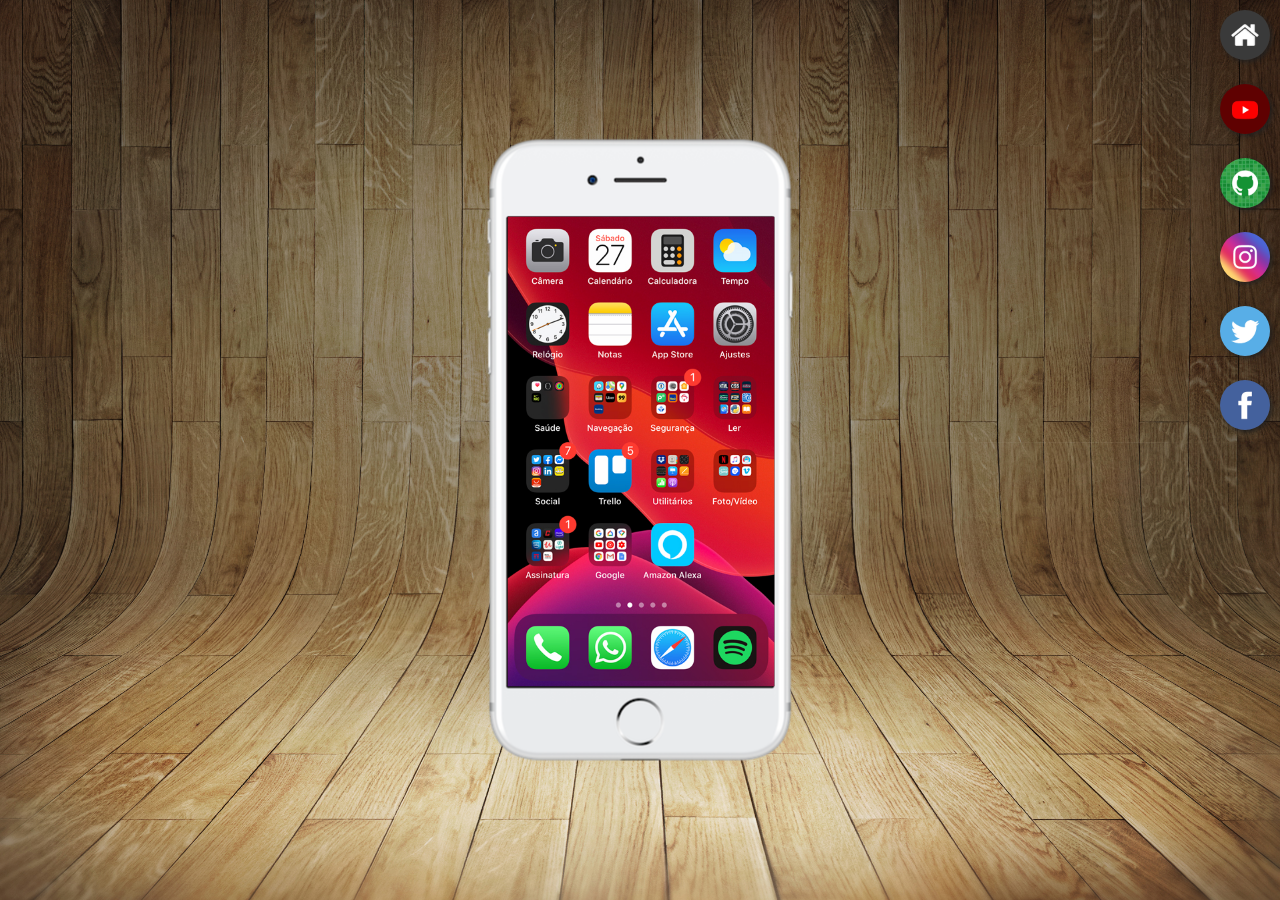
<file: index.html>
<!DOCTYPE html>
<html lang="pt-br">
<head>
    <meta charset="UTF-8">
    <meta name="viewport" content="width=device-width, initial-scale=1.0">
    <link rel="shortcut icon" href="favicon.ico" type="image/x-icon">
    <link rel="stylesheet" href="estilos/style.css">
    <title>Projeto Redes Sociais</title>
</head>
<body>
    <main>
        <section id="telefone">
            <iframe src="home.html" name="tela" id="tela" frameborder="0"><p>Seu Navegador não é compatível com iframes. Tente trocar o seu dispositivo ou baixar outro navegador <a href="https://www.opera.com/pt-br" target="_blank" rel="external" >aqui</a></p></iframe>
        </section>
        <section id="bt-redes">
                <a href="home.html" target="tela"><img src="imagens/logo-home.jpg" alt=""></a> </br>
                <a href="youtube.html" target="tela"><img src="imagens/logo-youtube.jpg" alt=""></a> </br>
                <a href="github.html" target="tela"><img src="imagens/logo-github.jpg" alt=""></a> </br>
                <a href="instagram.html" target="tela"><img src="imagens/logo-instagram.jpg" alt=""></a> </br>
                <a href="twitter.html" target="tela"><img src="imagens/logo-twitter.jpg" alt=""></a> </br>
                <a href="facebook.html" target="tela"><img src="imagens/logo-facebook.jpg" alt=""></a>
        </section>

    </main>
</body>
</html>
</file>
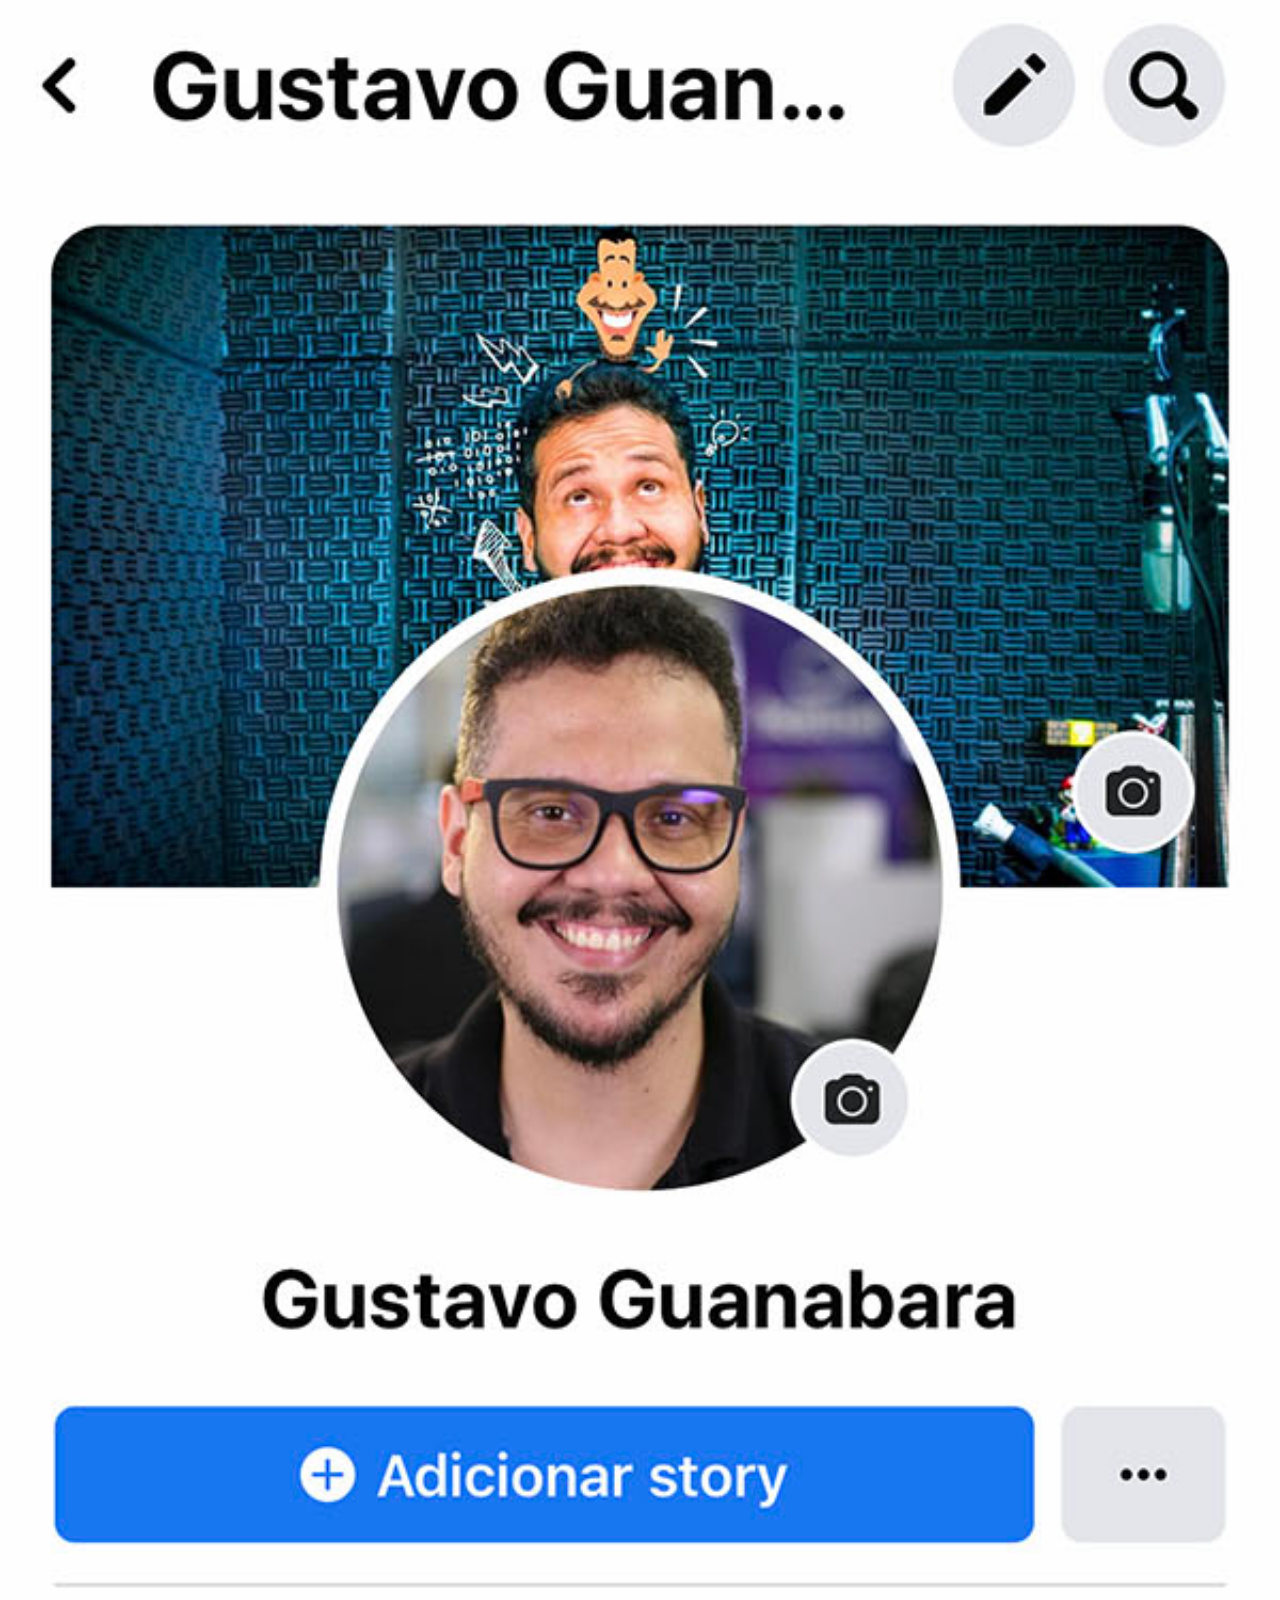
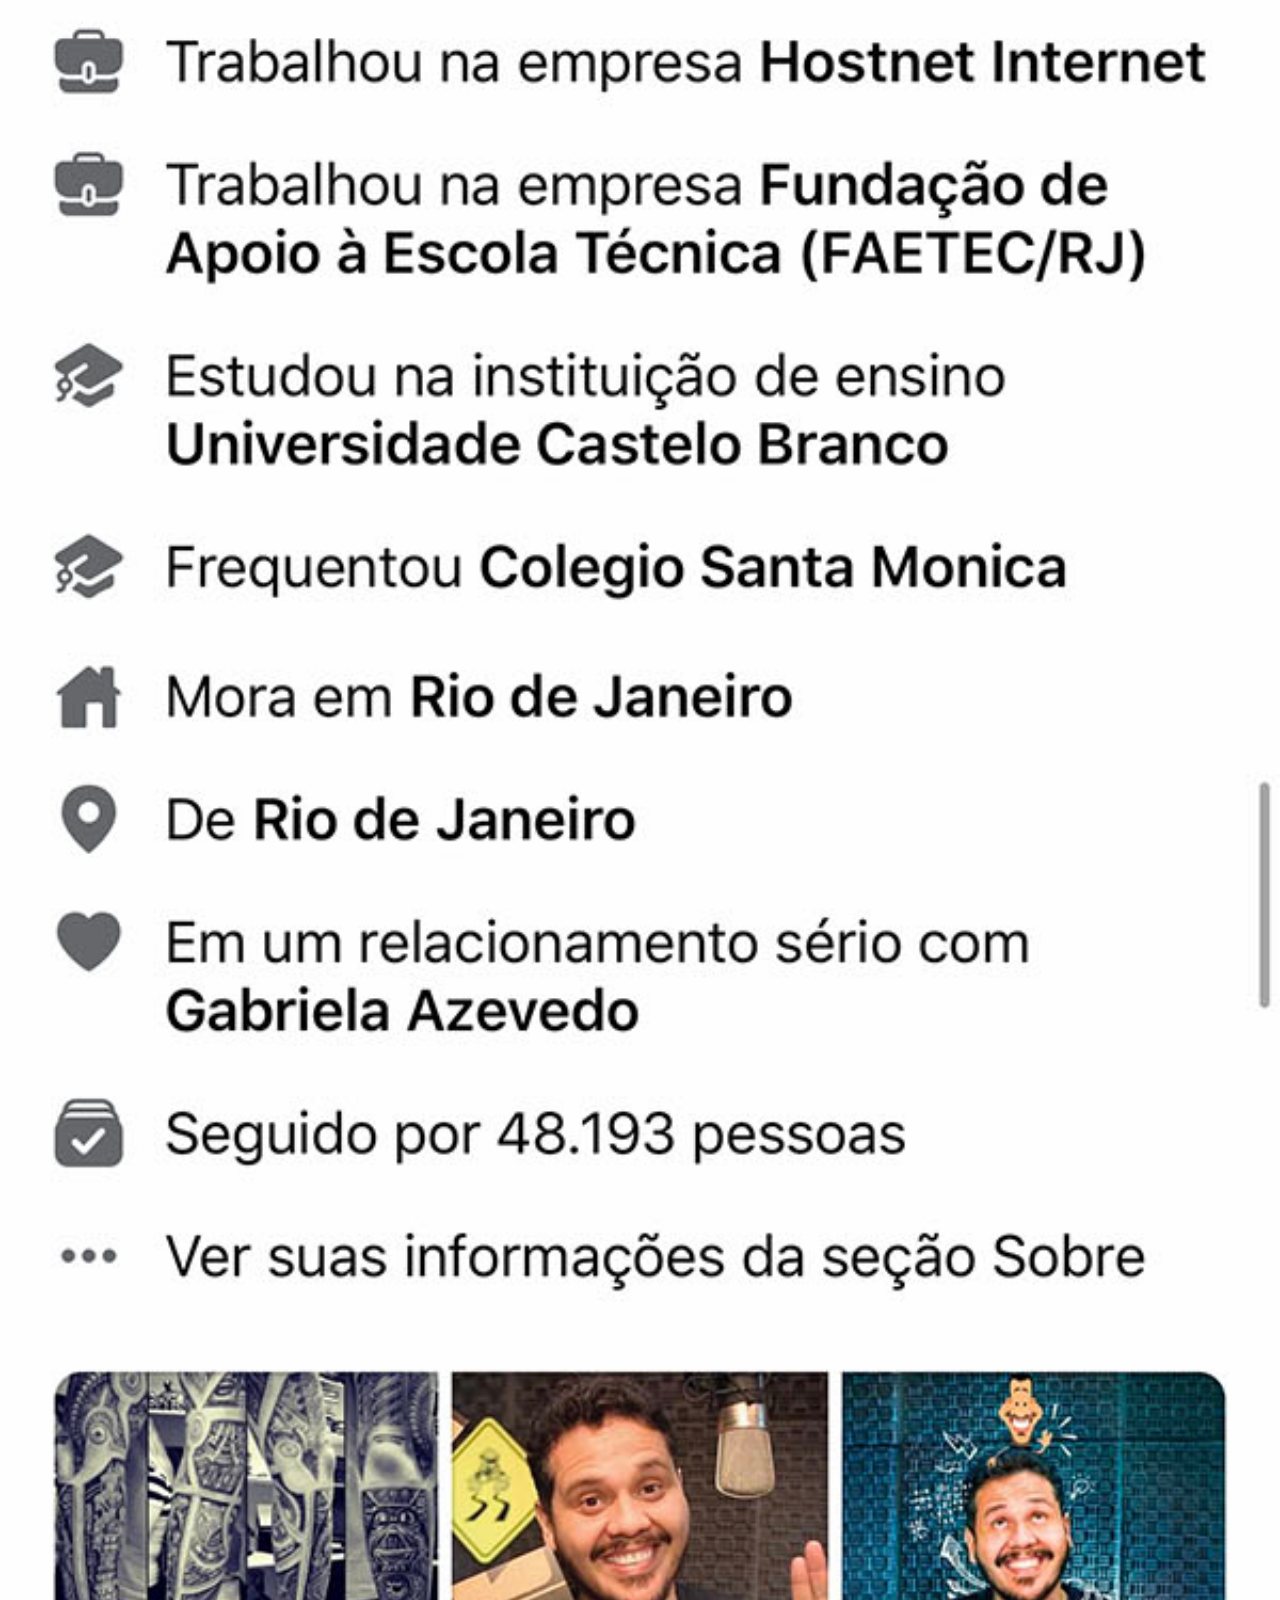
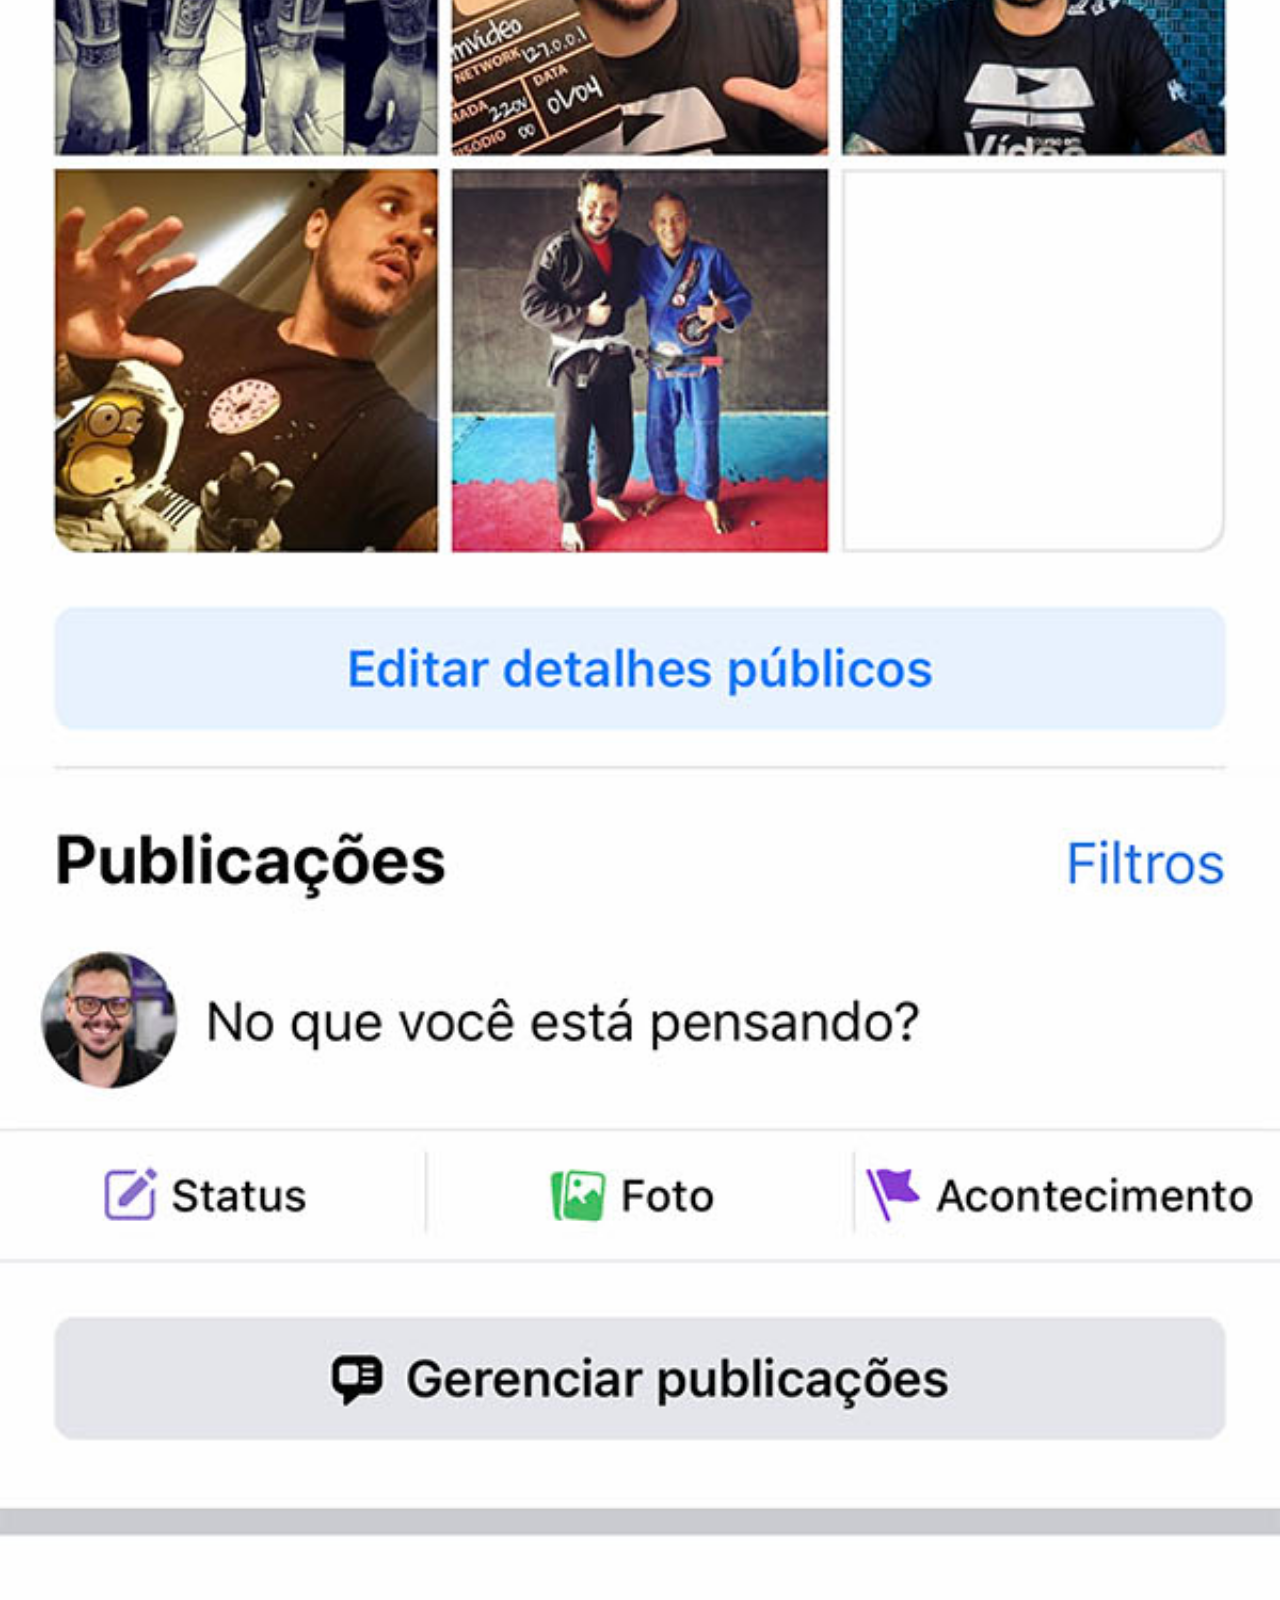
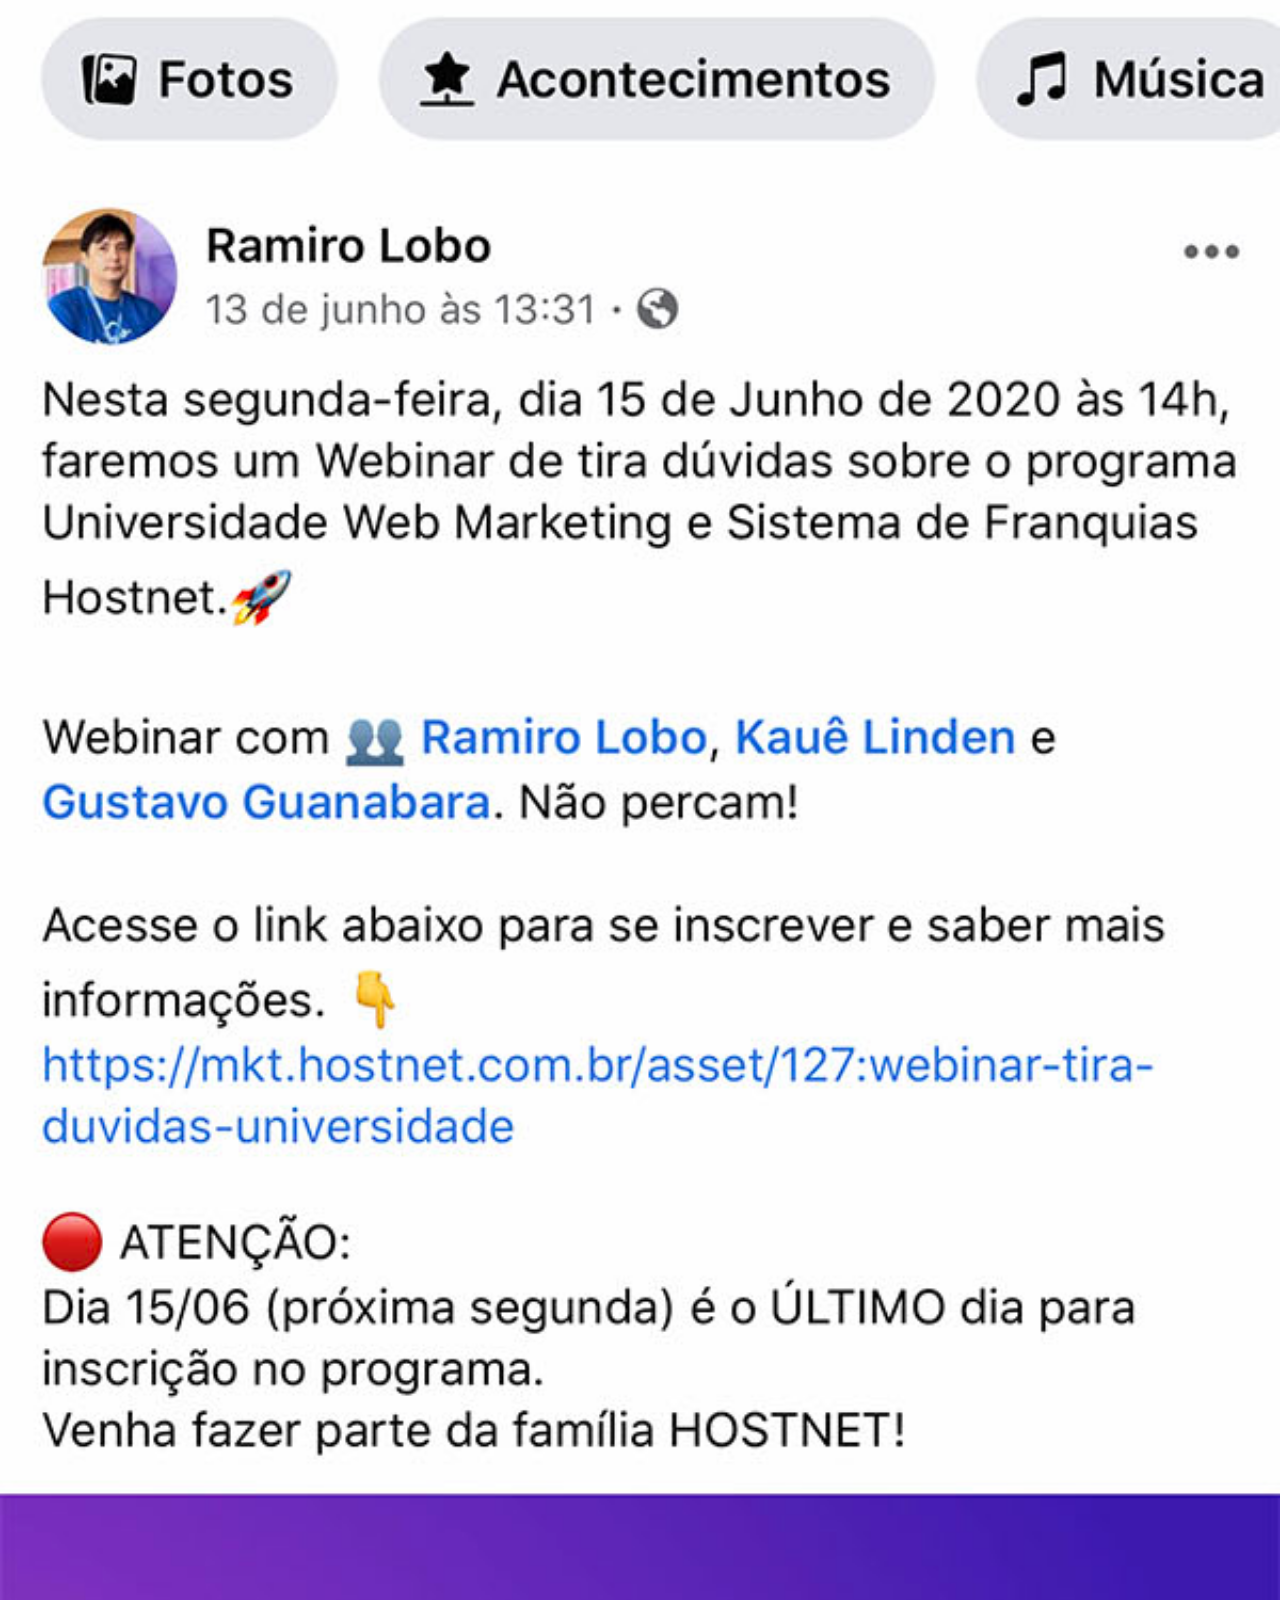
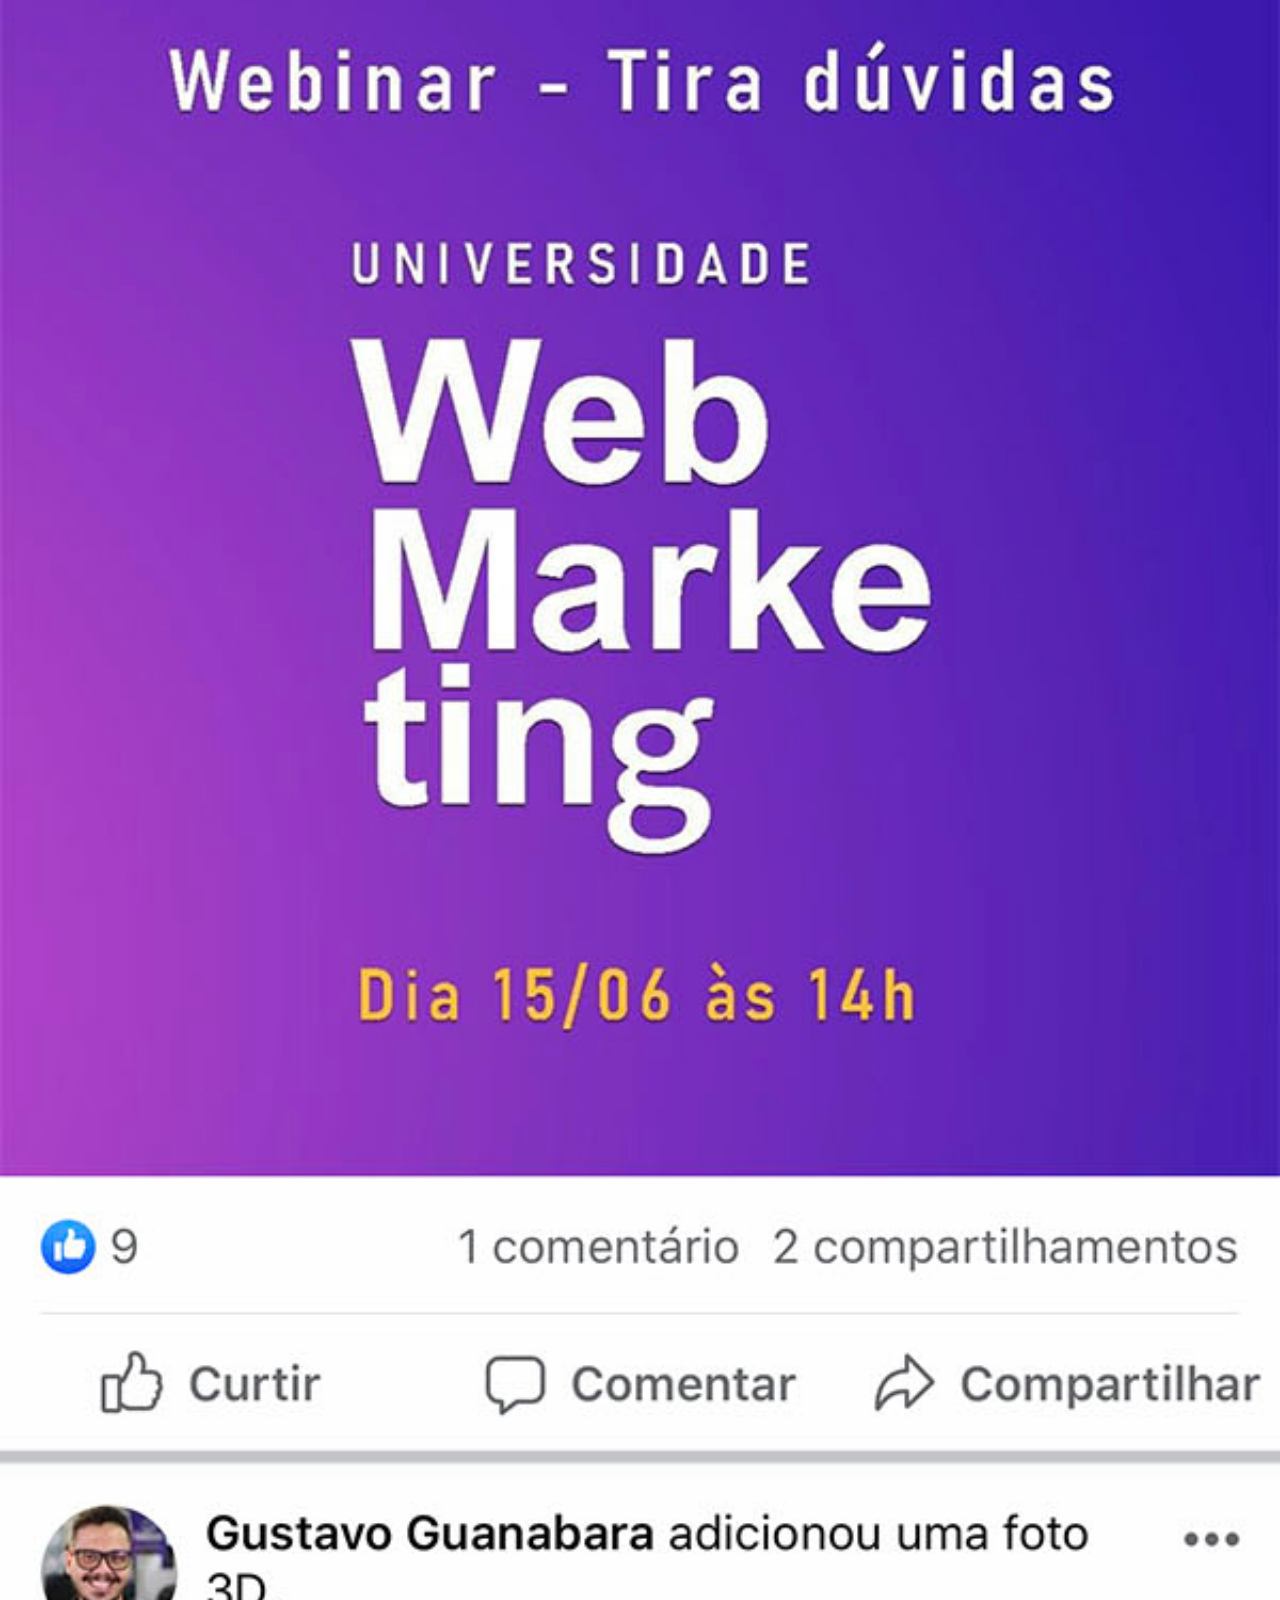
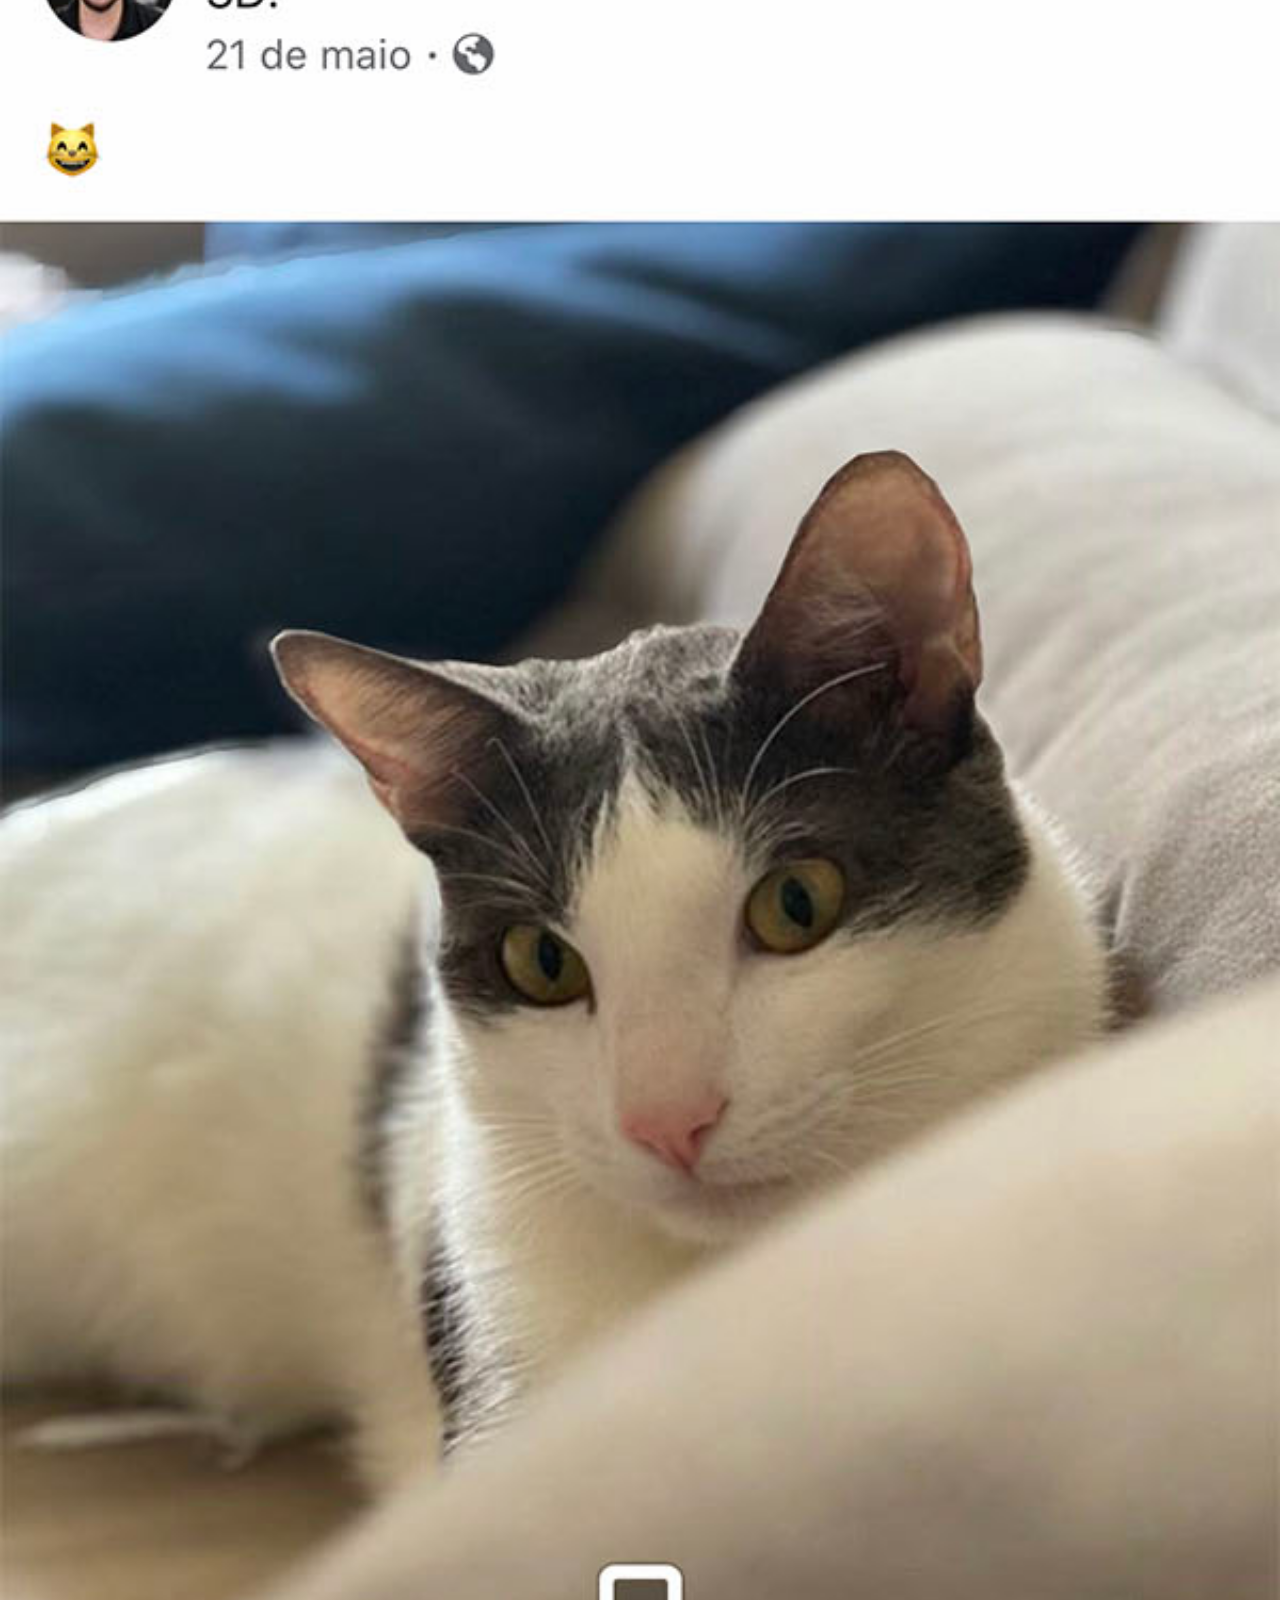
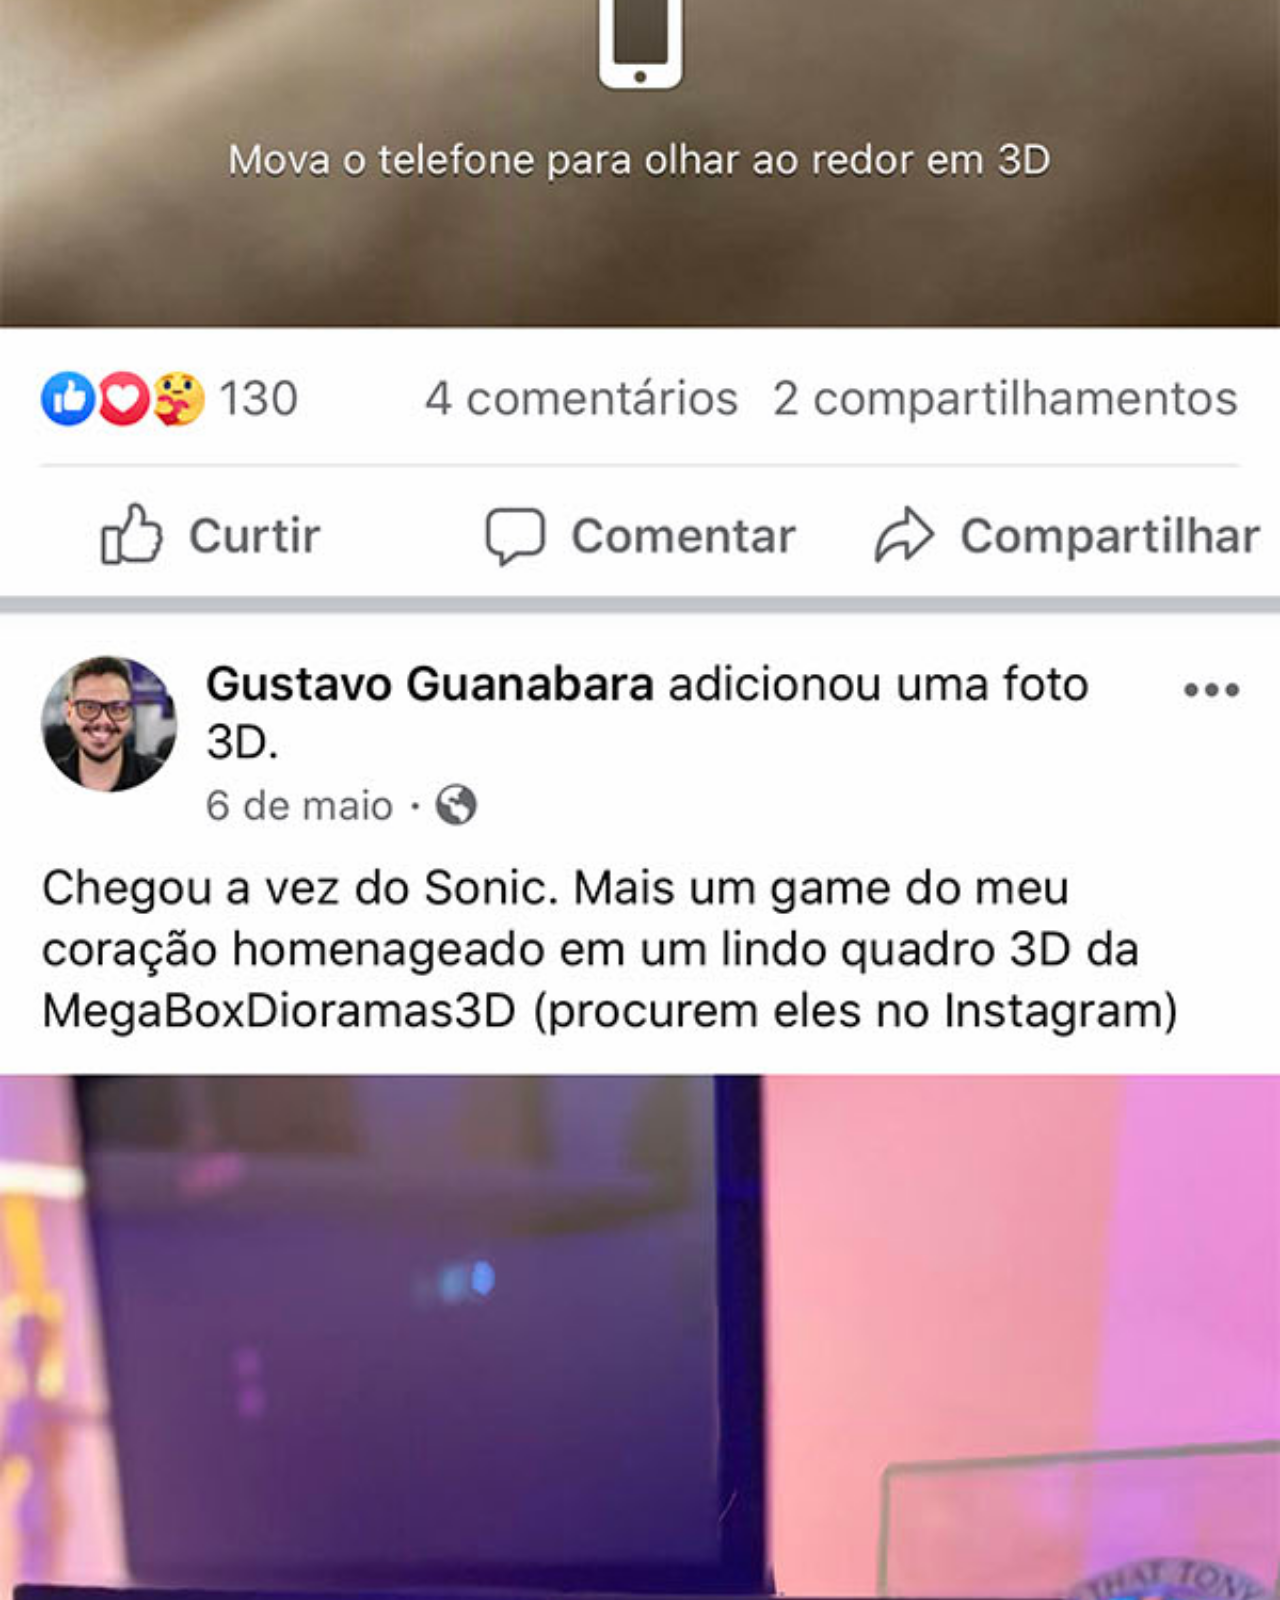
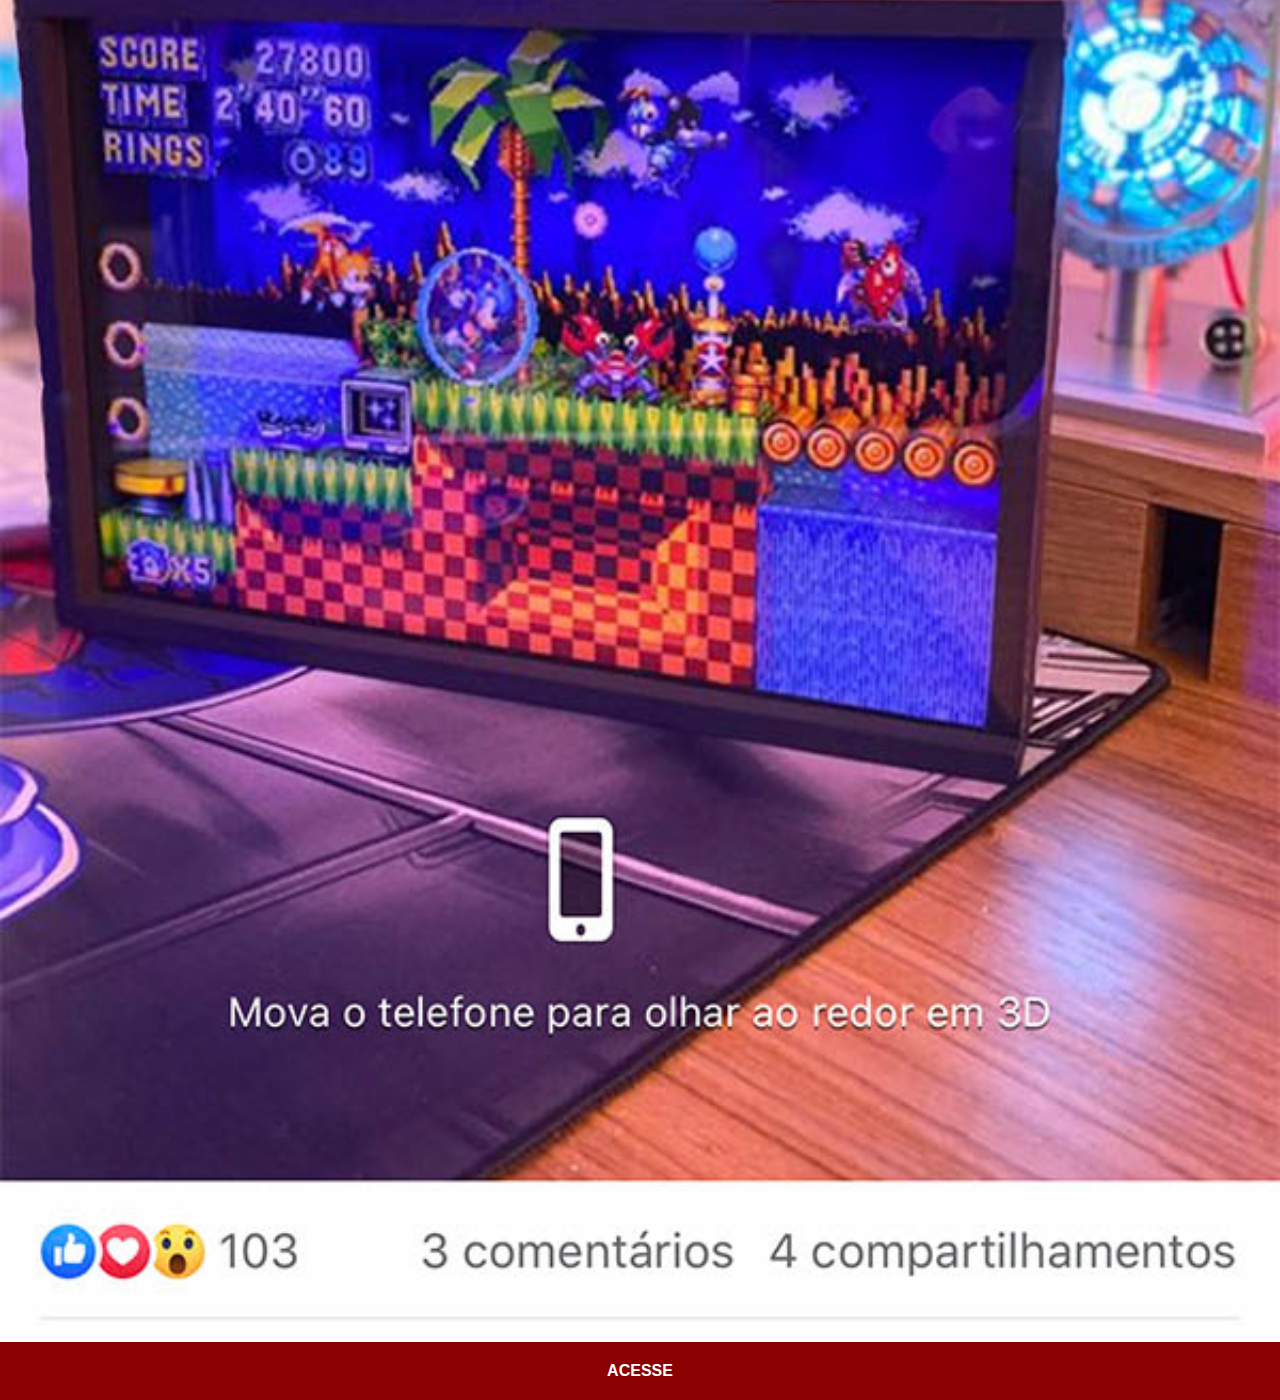
<file: facebook.html>
<!DOCTYPE html>
<html lang="pt-br">
<head>
    <meta charset="UTF-8">
    <meta name="viewport" content="width=device-width, initial-scale=1.0">
    <link rel="stylesheet" href="estilos/social.css">
    <title>Facebook</title>
</head>
<body>
    <img src="imagens/tela-facebook.jpg" alt="">
    <a href="https://facebook.com/gustavoguanabara/" target="_blank">ACESSE</a>
</body>
</html>
</file>
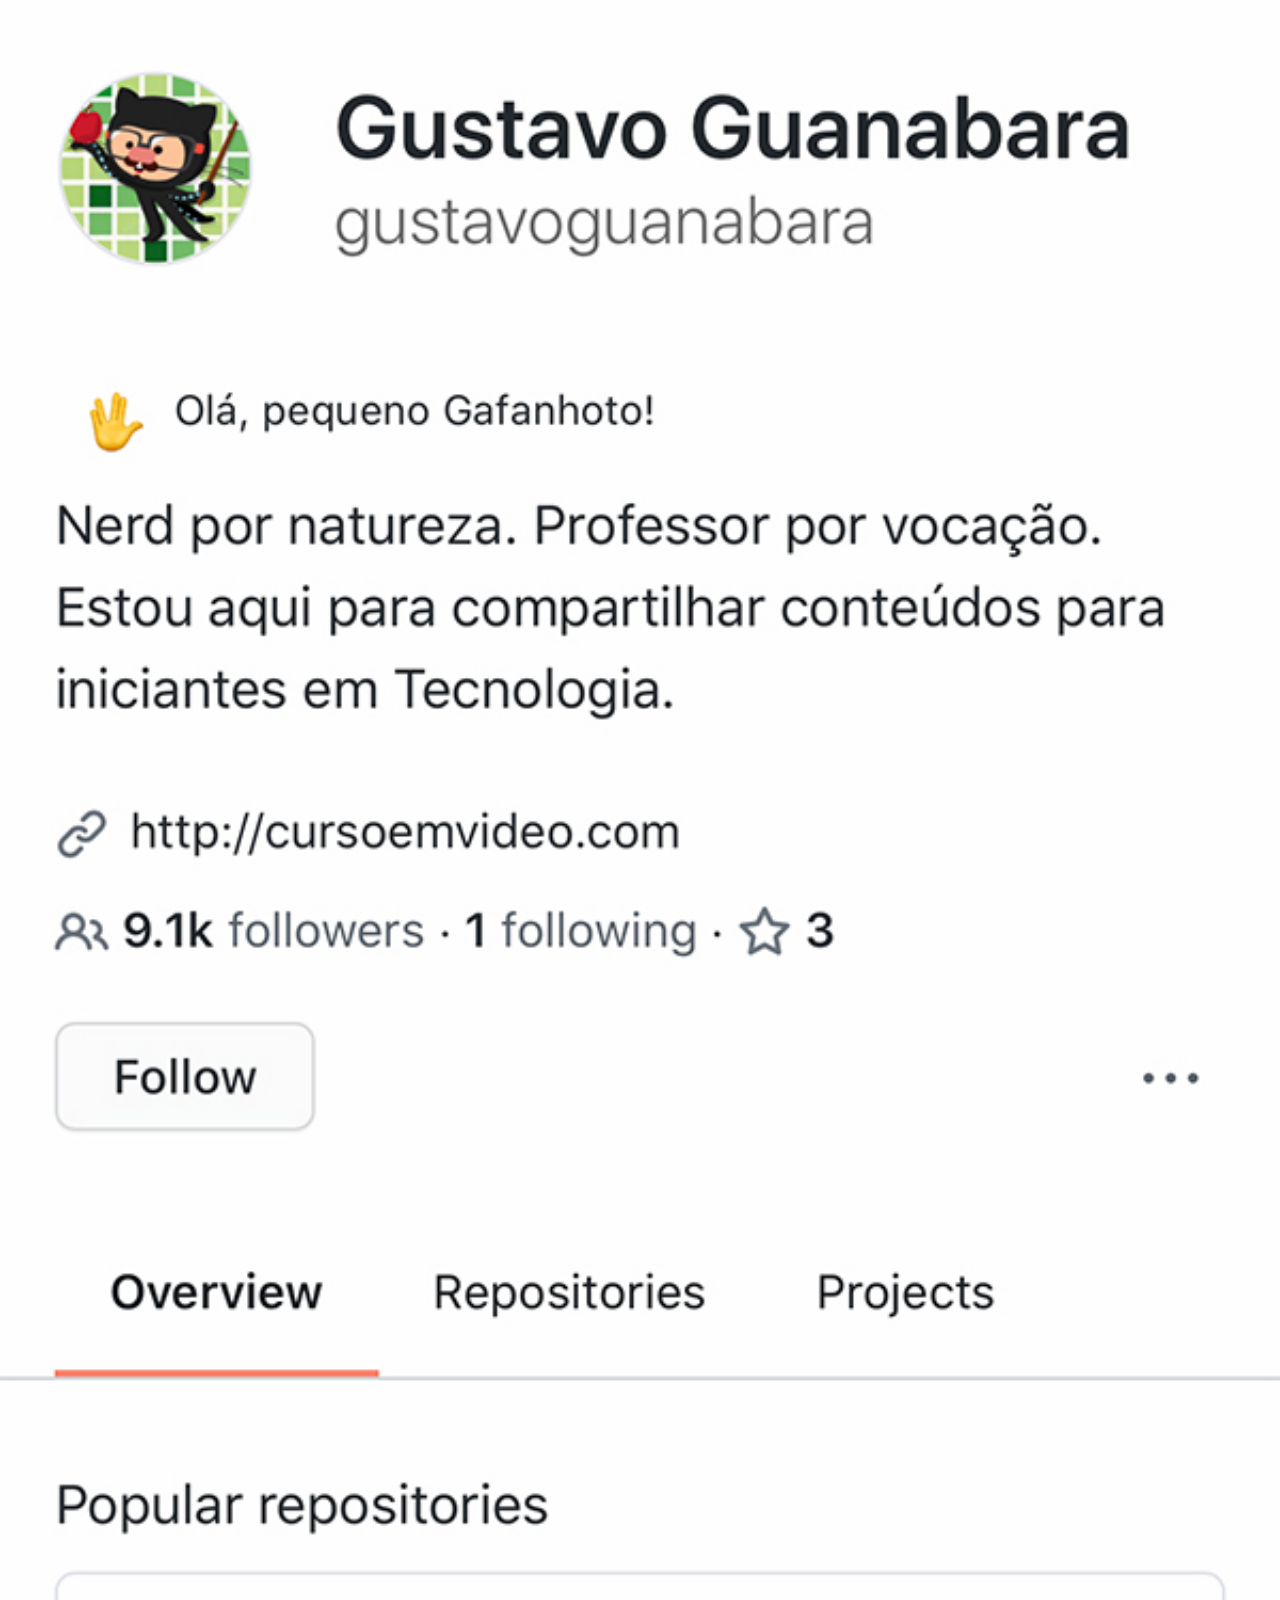
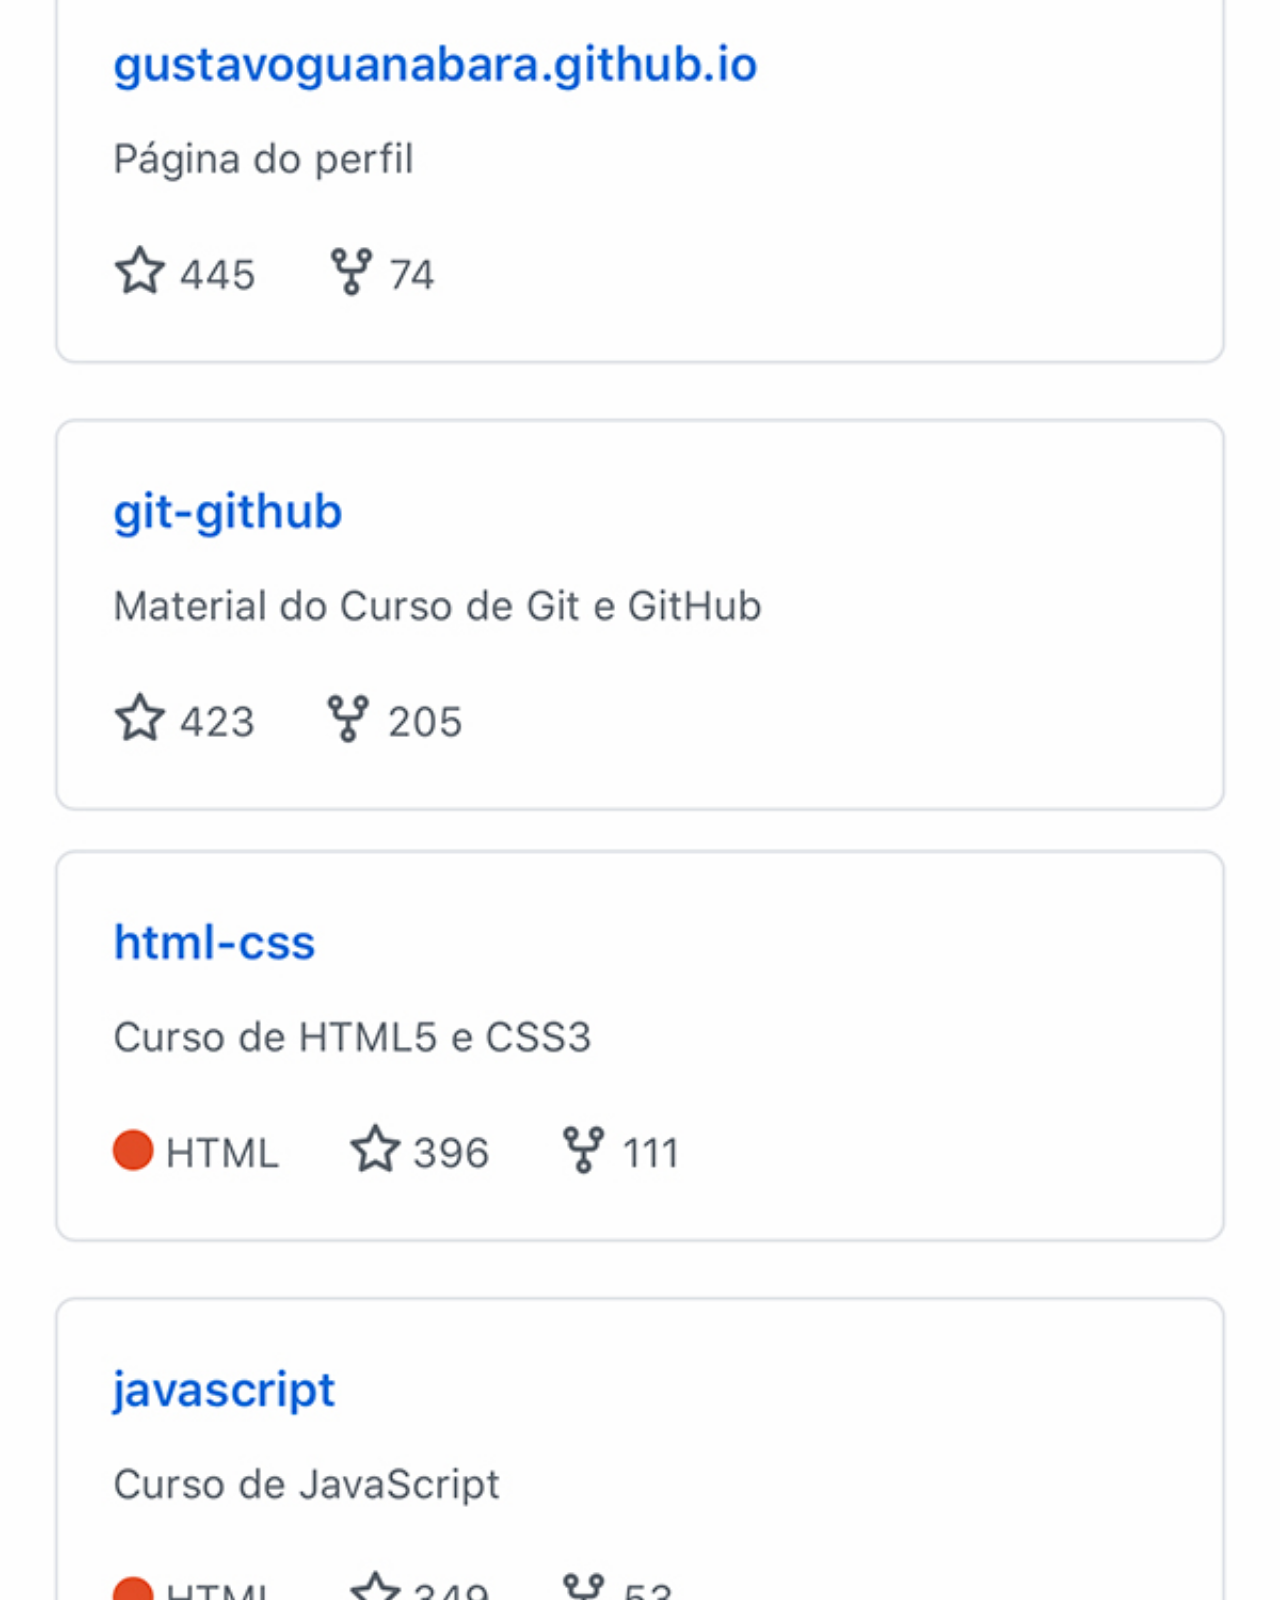
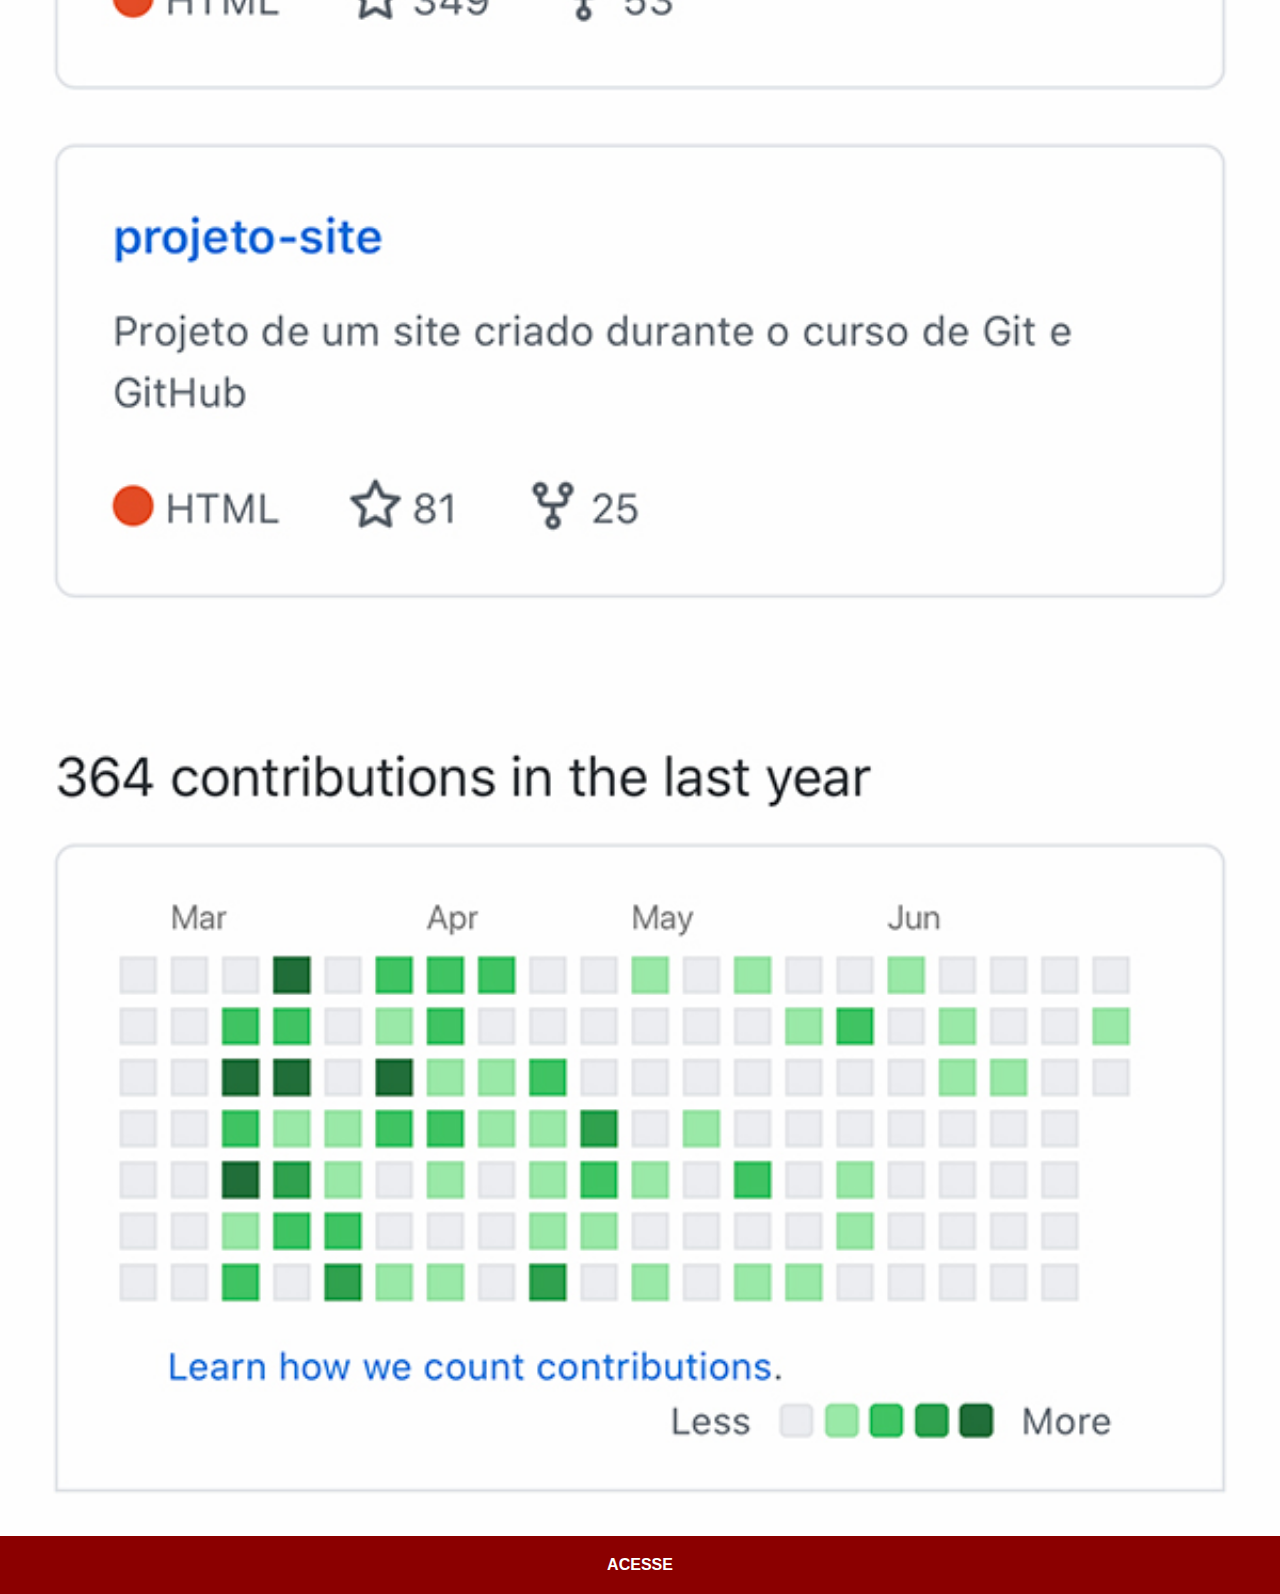
<file: github.html>
<!DOCTYPE html>
<html lang="pt-br">
<head>
    <meta charset="UTF-8">
    <meta name="viewport" content="width=device-width, initial-scale=1.0">
    <link rel="stylesheet" href="estilos/social.css">
    <title>Github</title>
</head>
<body>
    <img src="imagens/tela-github.jpg" alt="">
    <a href="https://github.com/gustavoguanabara" target="_blank">ACESSE</a>
</body>
</html>
</file>
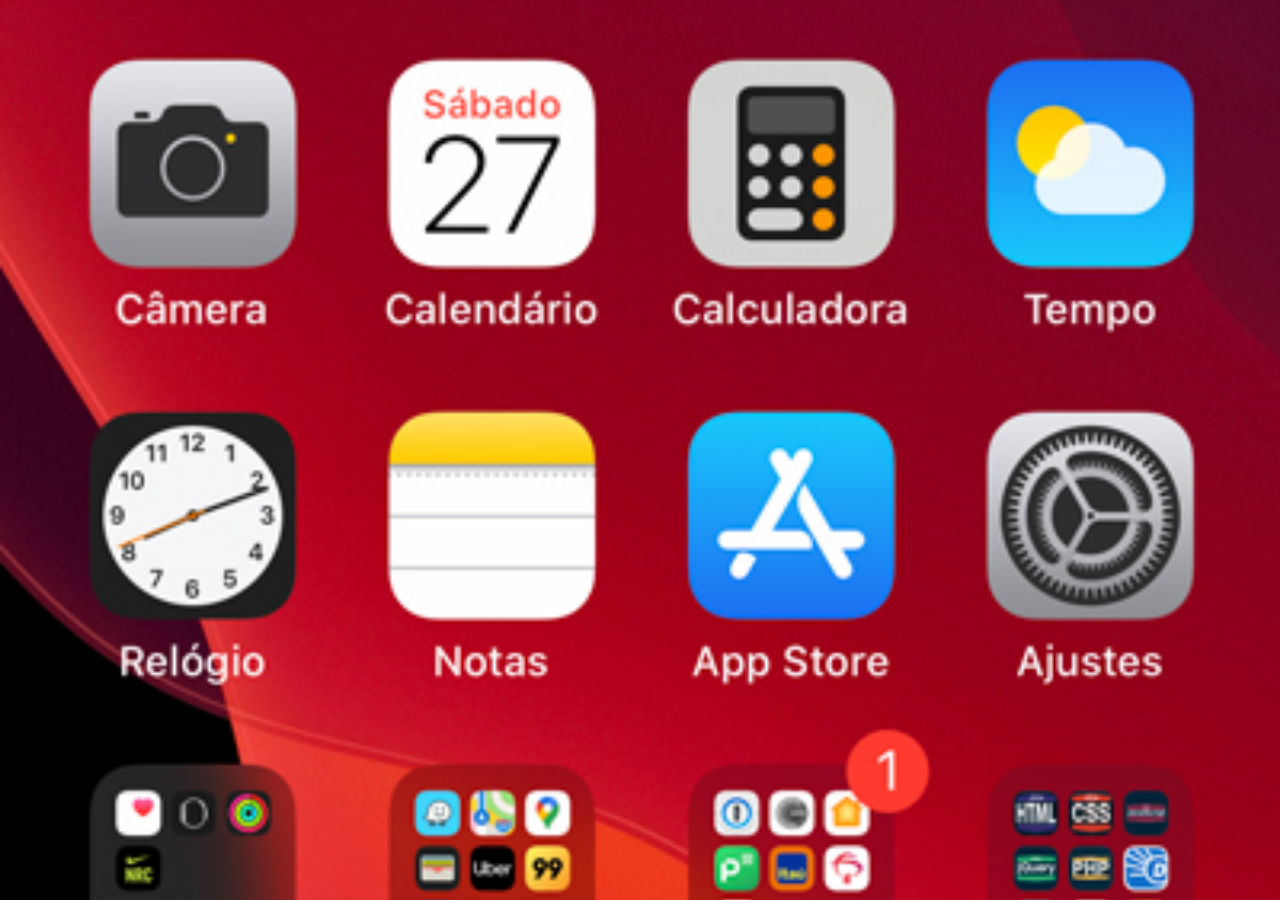
<file: home.html>
<!DOCTYPE html>
<html lang="pt-br">
<head>
    <meta charset="UTF-8">
    <meta name="viewport" content="width=device-width, initial-scale=1.0">
    <title>Home</title>
    <style>
        *{
            margin: 0px;
            padding: 0px;
        }
        body{
            width: 100vw;
            height: 100vh;
            background: black url('imagens/tela-home.jpg') no-repeat top center;
            background-size: cover;
        }
    </style>
</head>
<body>
    
</body>
</html>
</file>
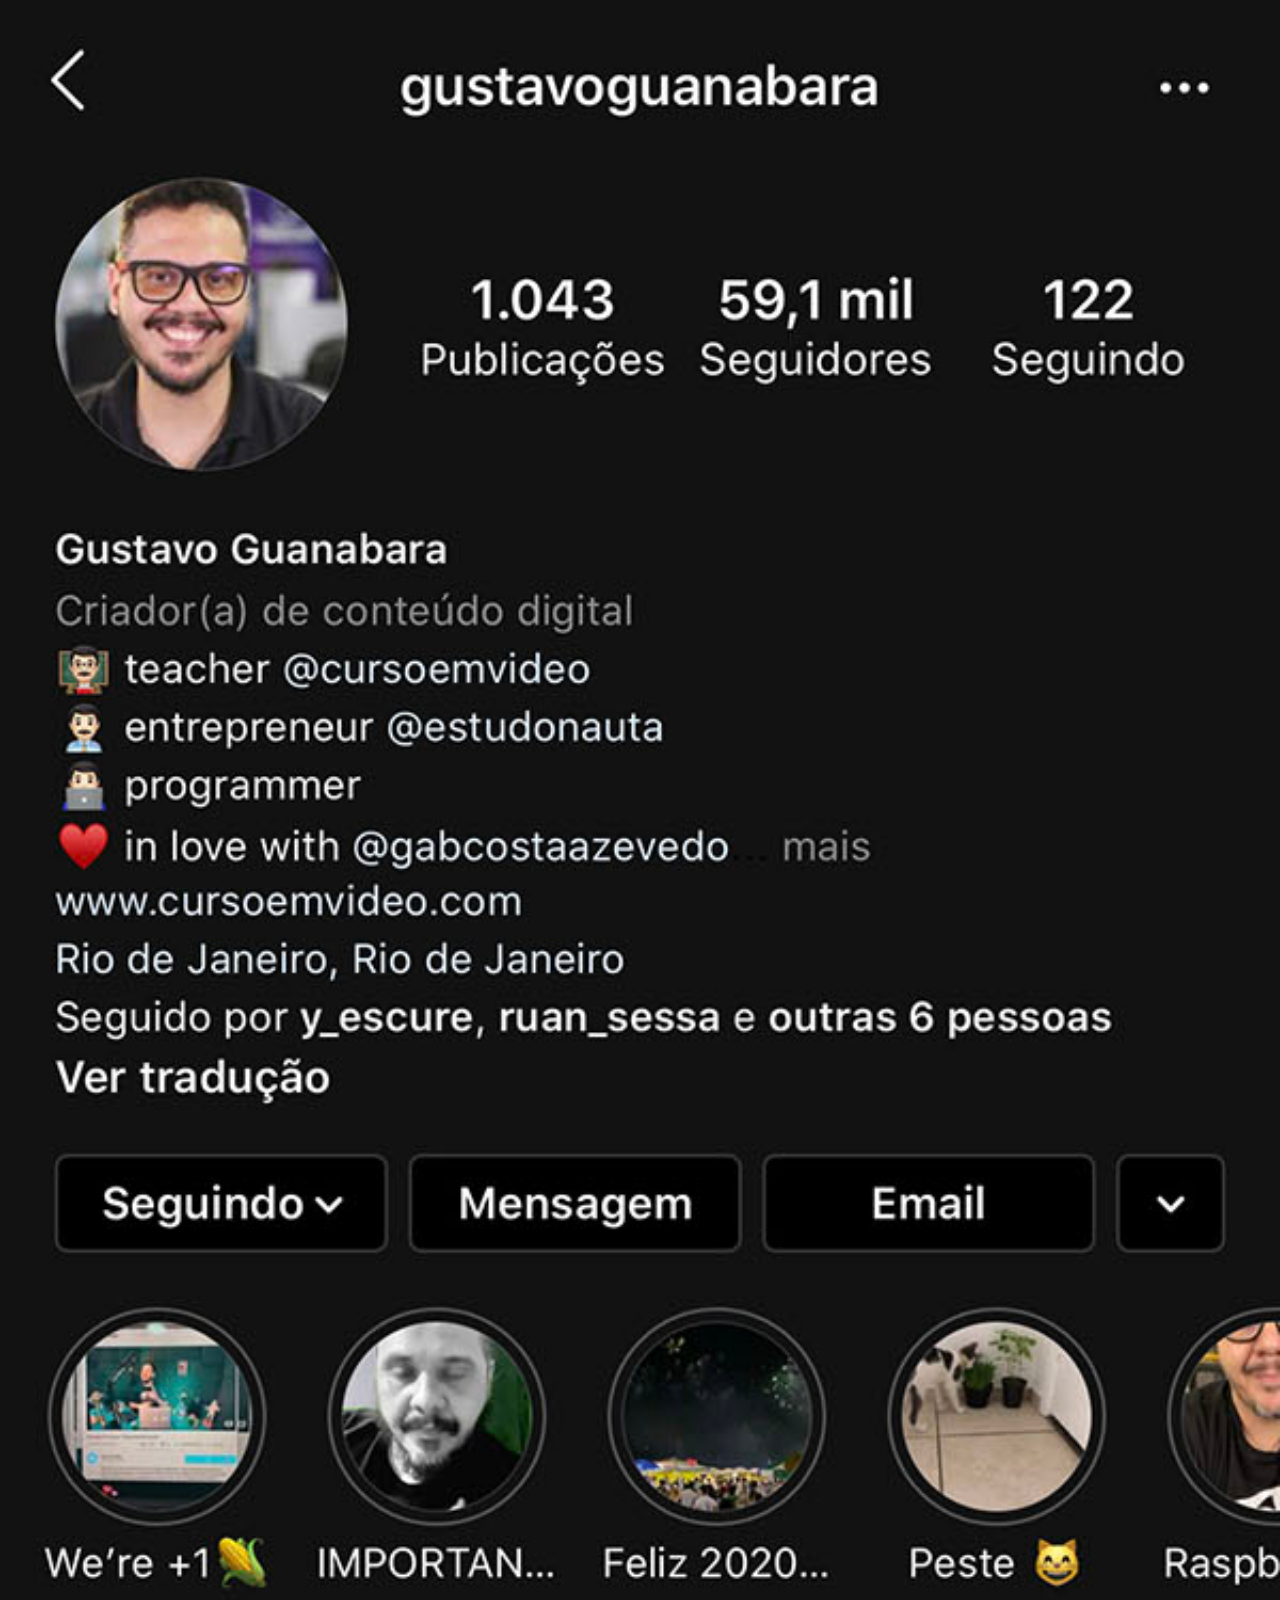
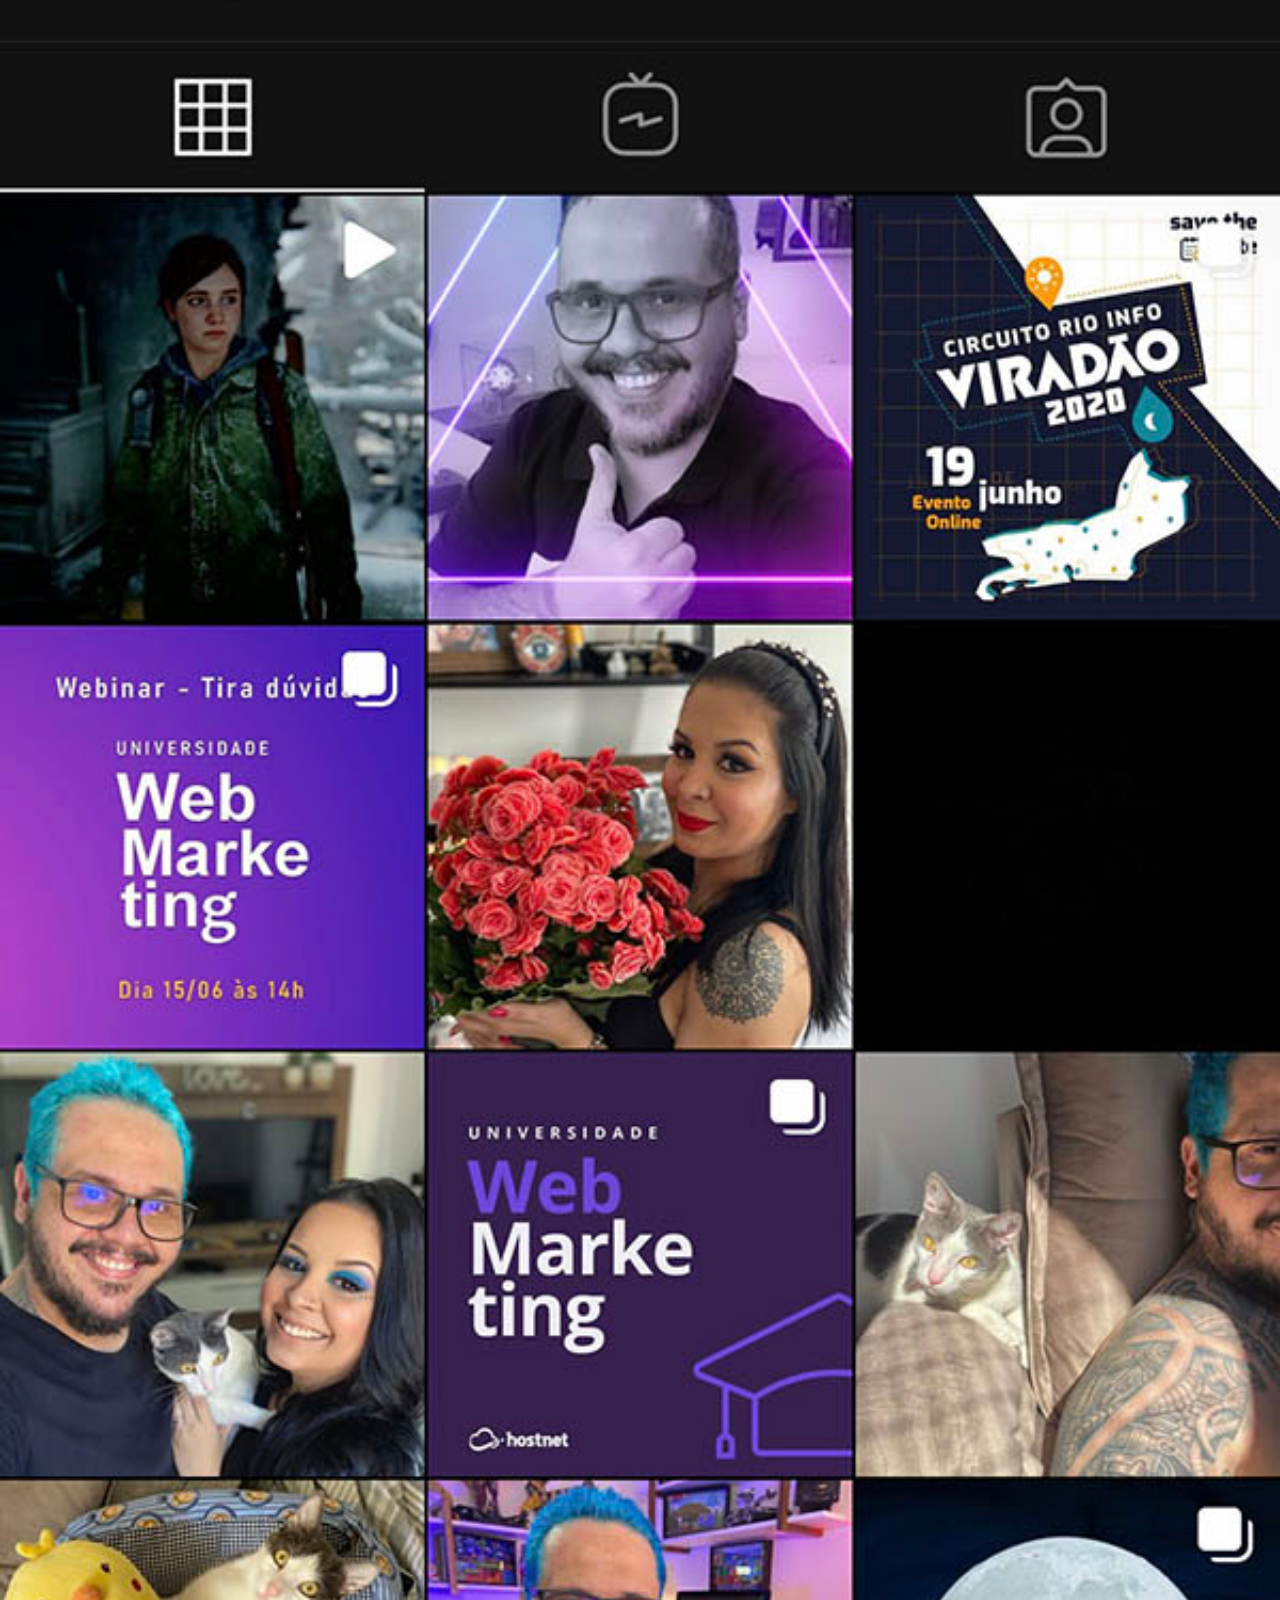
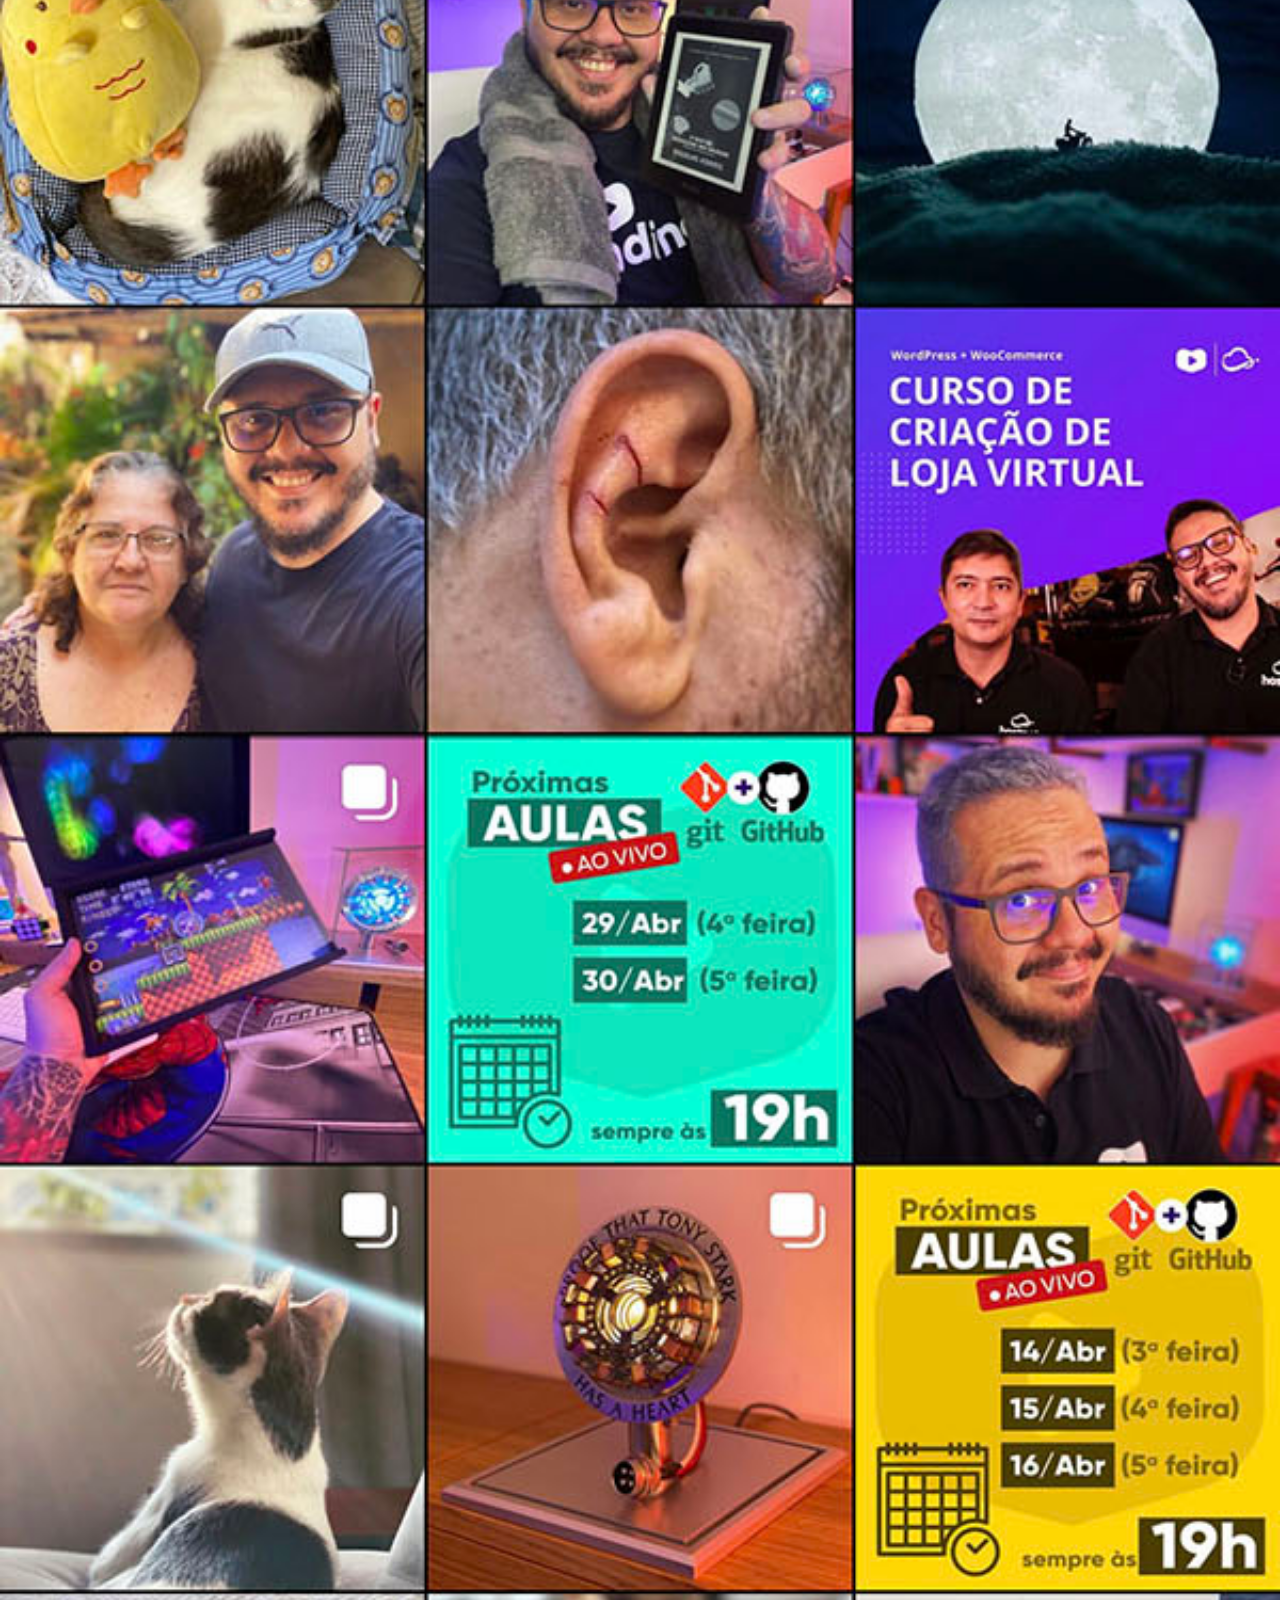
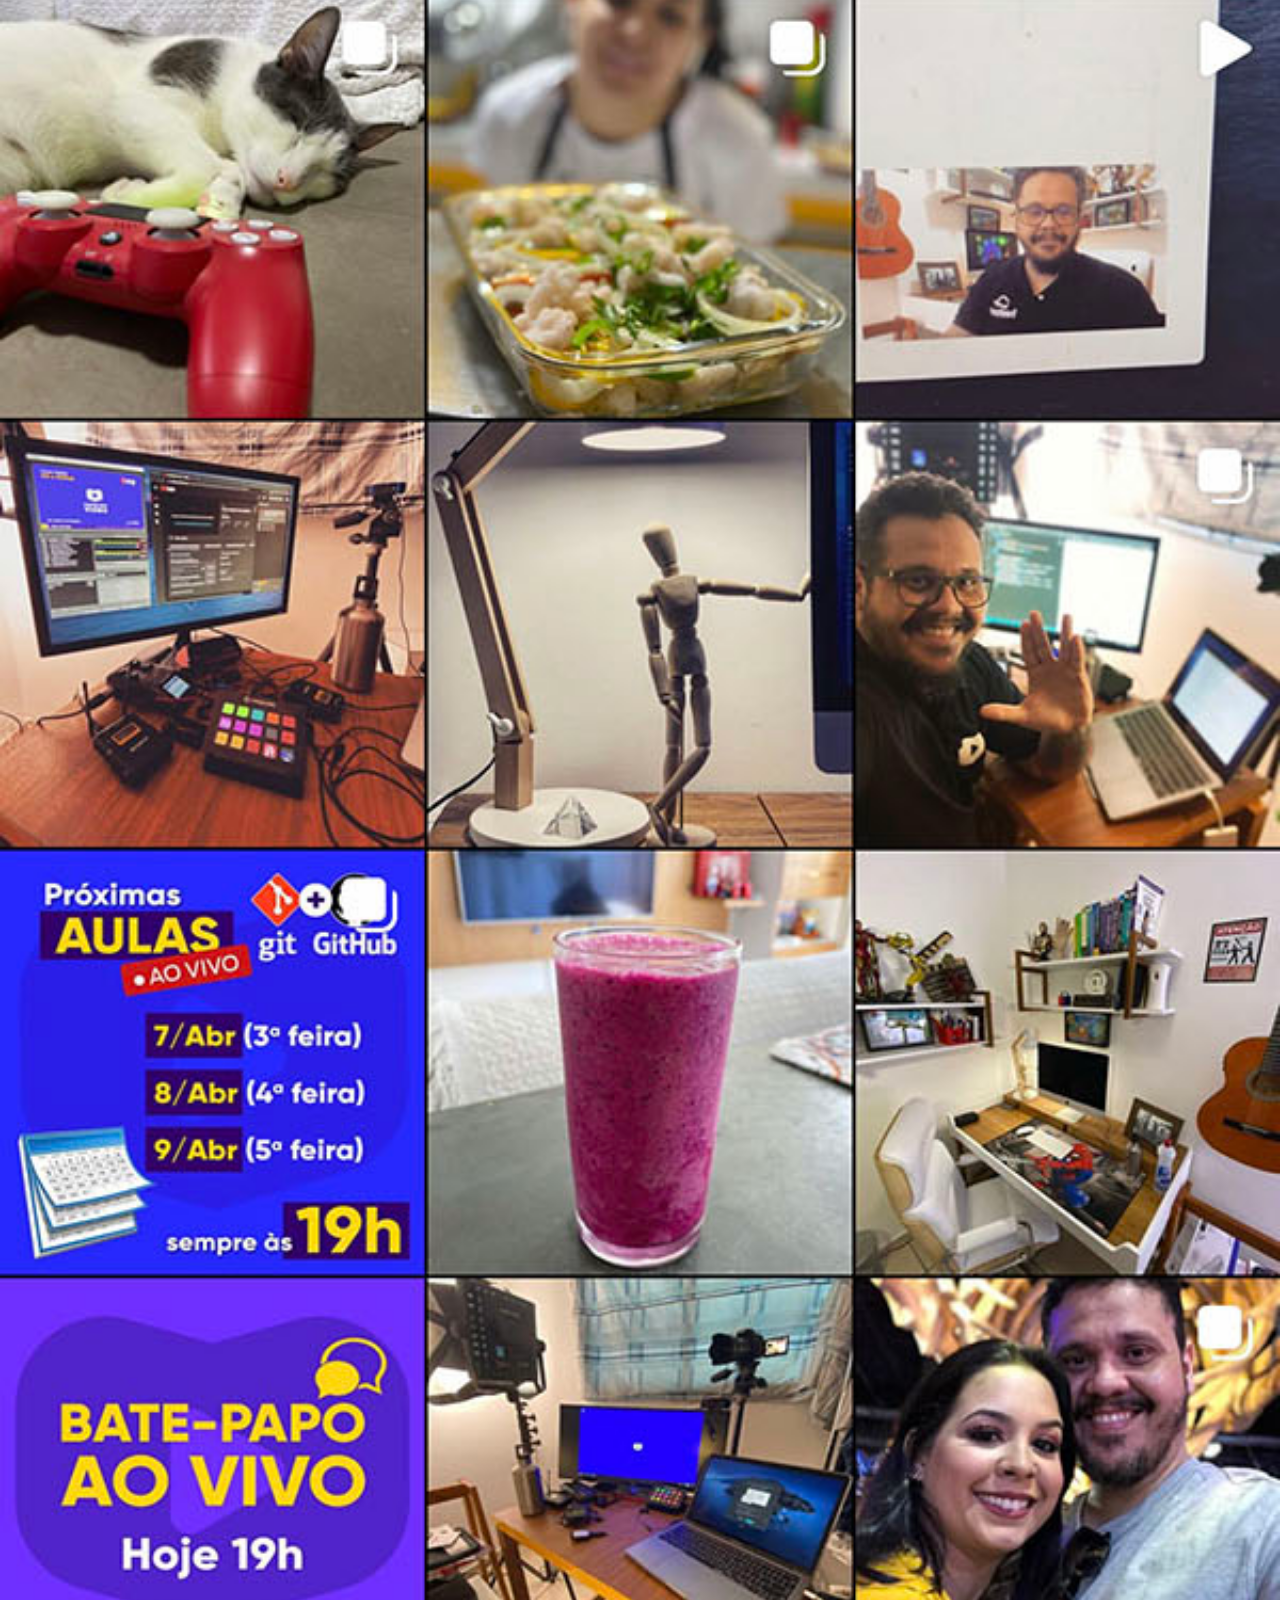
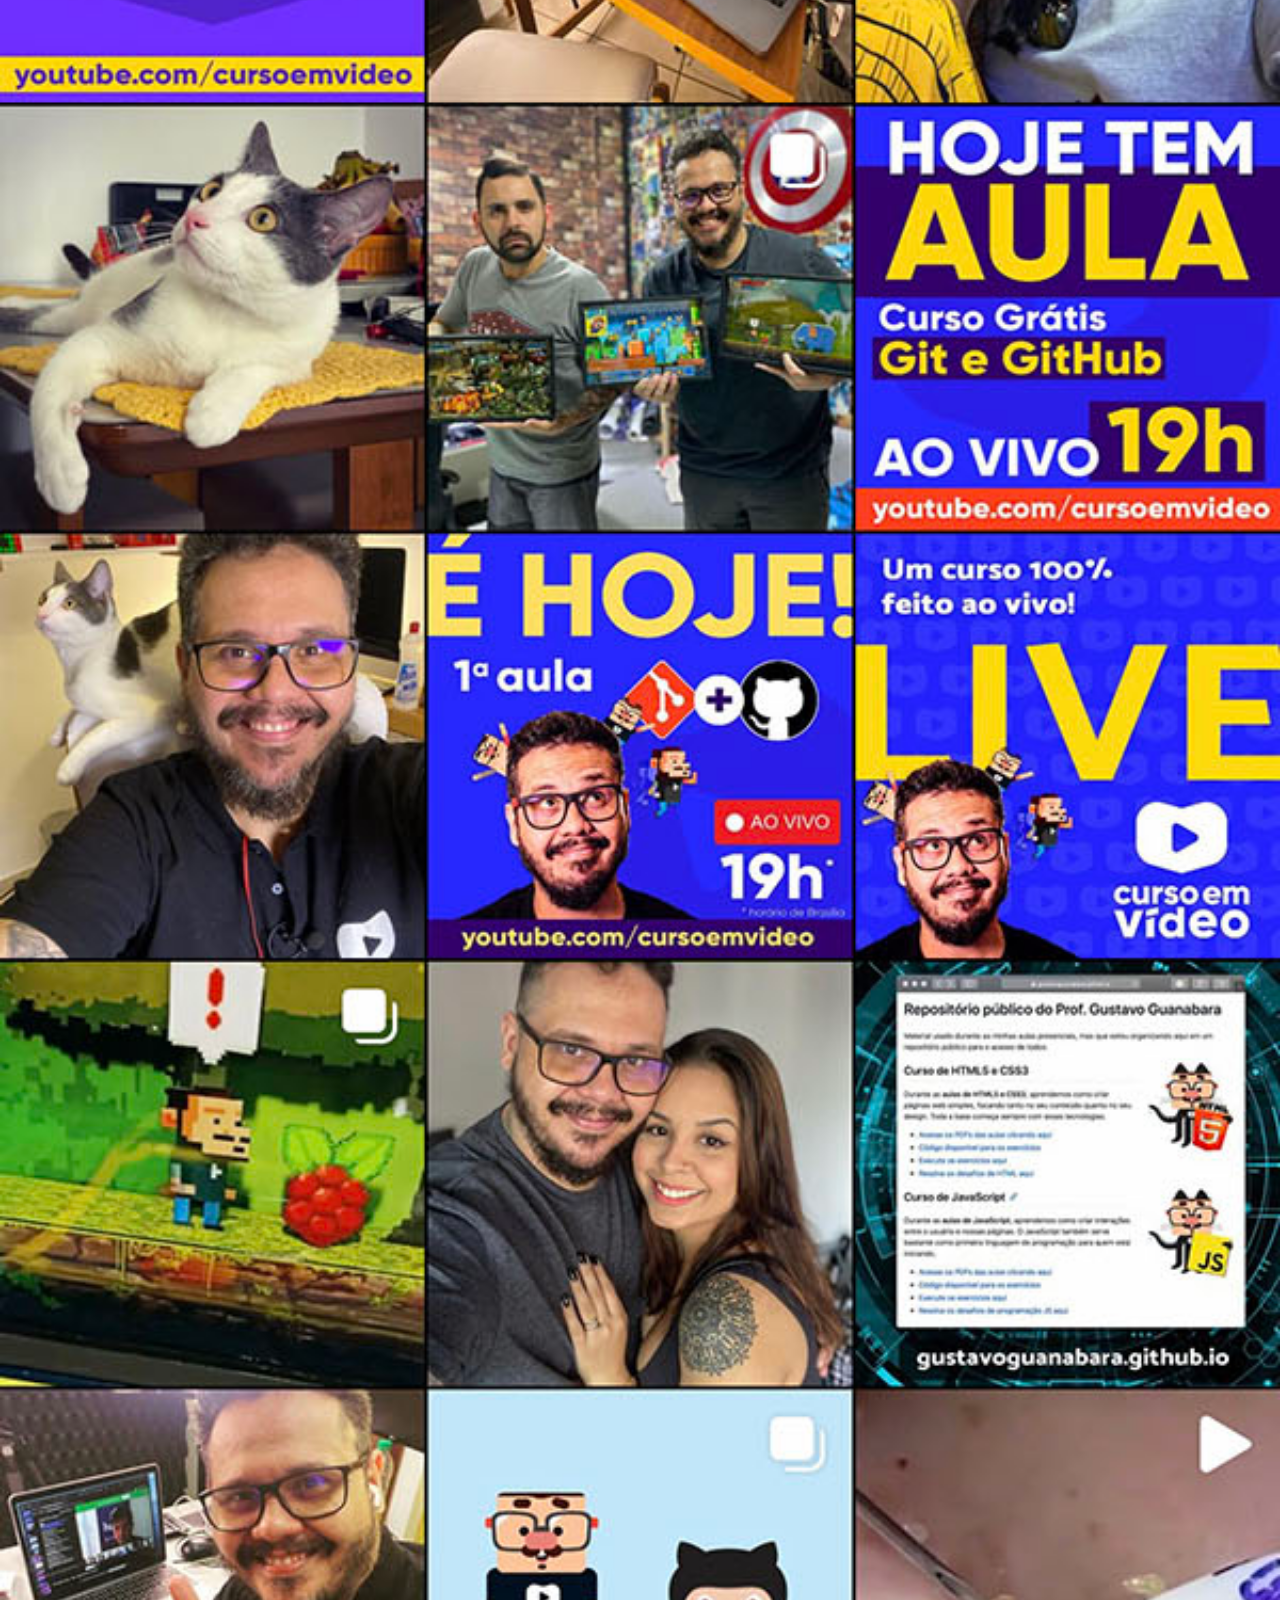
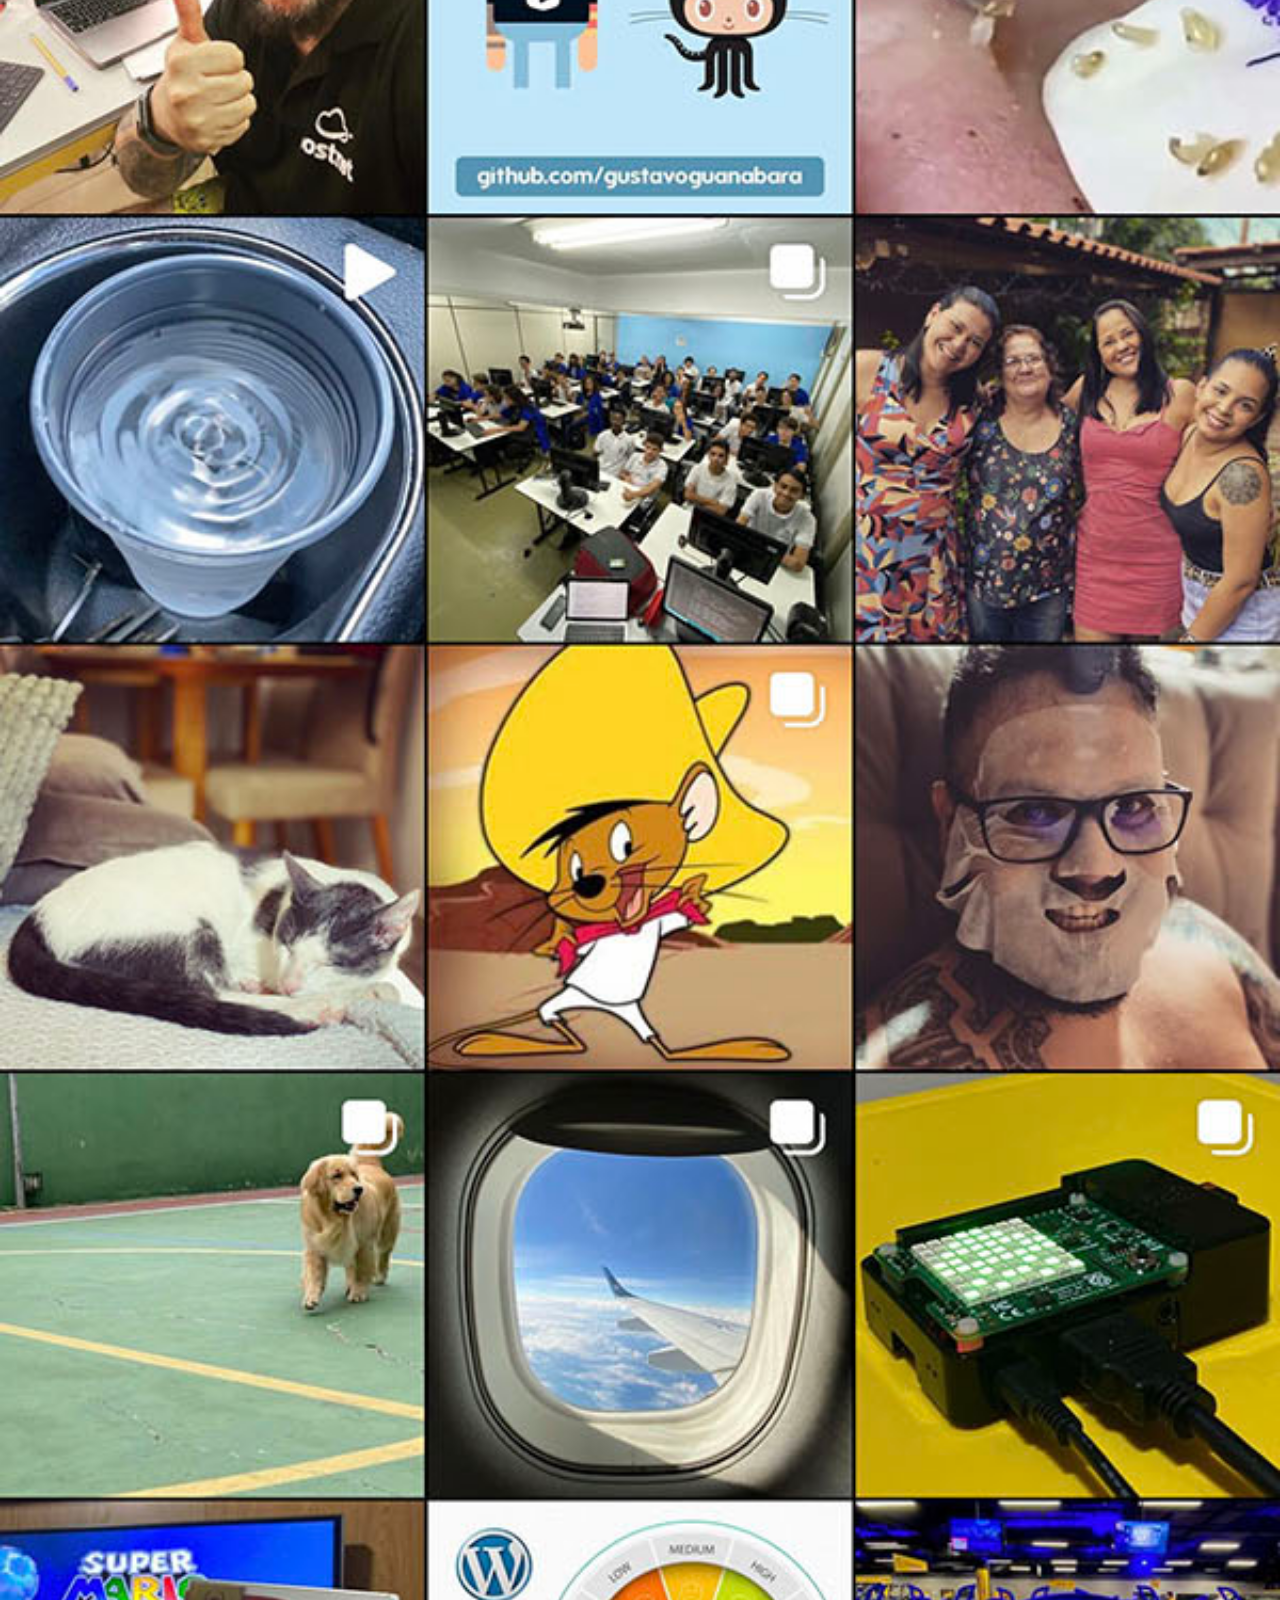
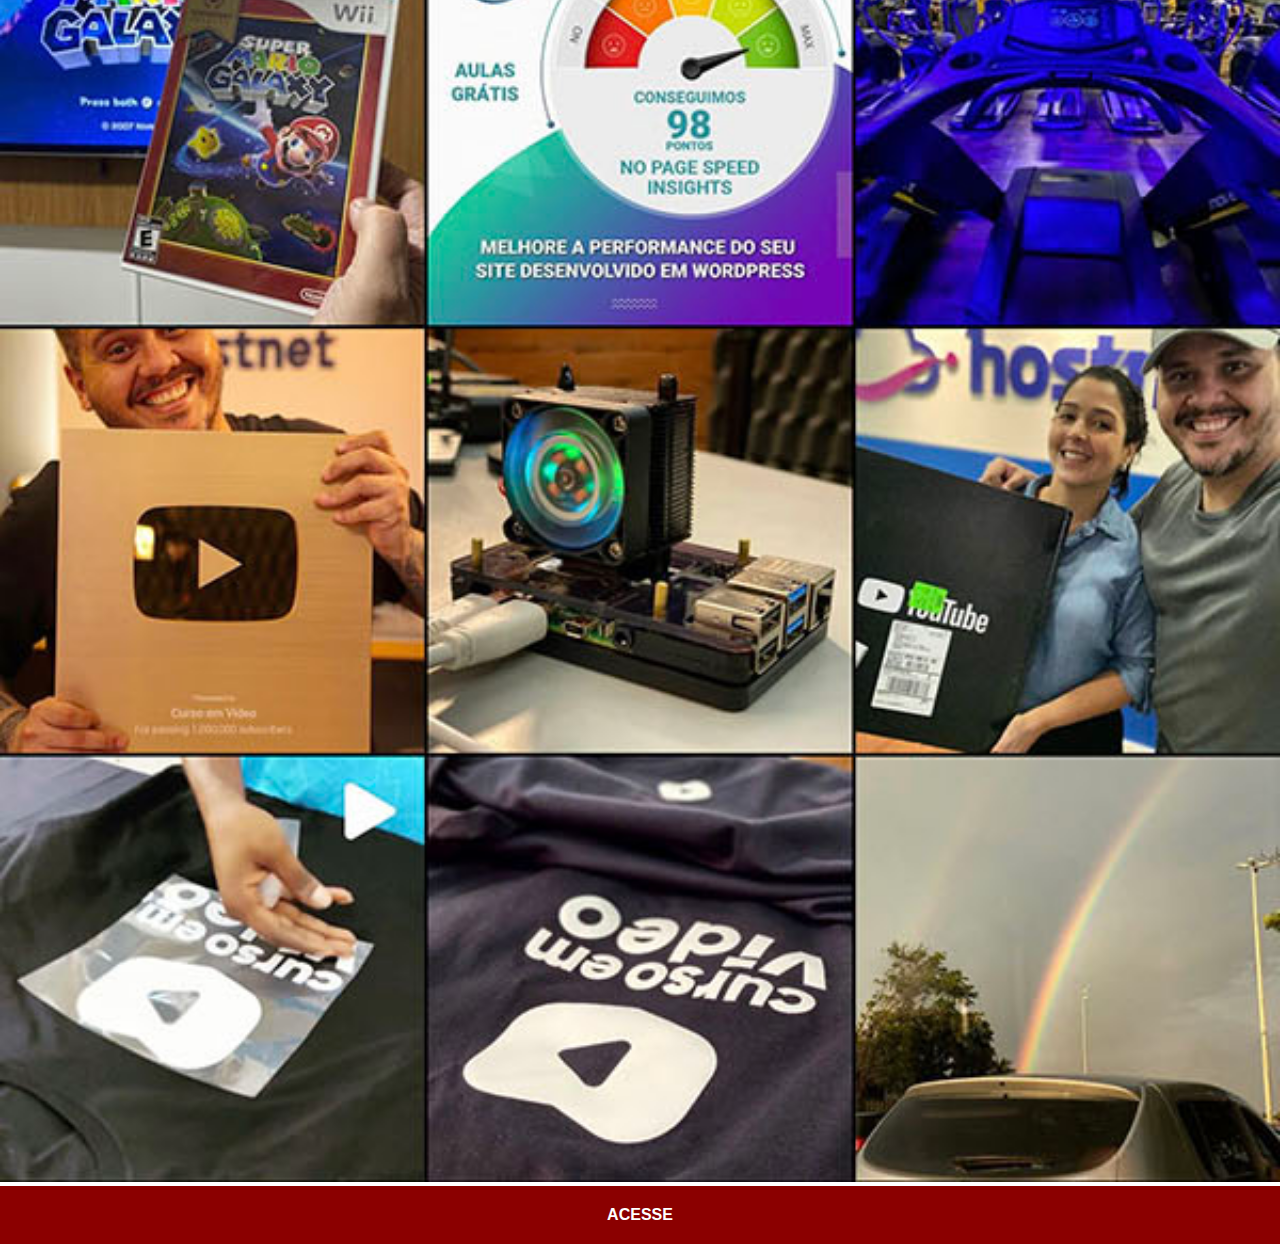
<file: instagram.html>
<!DOCTYPE html>
<html lang="pt-br">
<head>
    <meta charset="UTF-8">
    <meta name="viewport" content="width=device-width, initial-scale=1.0">
    <link rel="stylesheet" href="estilos/social.css">
    <title>Instagram</title>
</head>
<body>
    <img src="imagens/tela-instagram.jpg" alt="">
    <a href="https://instagram.com/gustavoguanabara/" target="_blank">ACESSE</a>
</body>
</html>
</file>
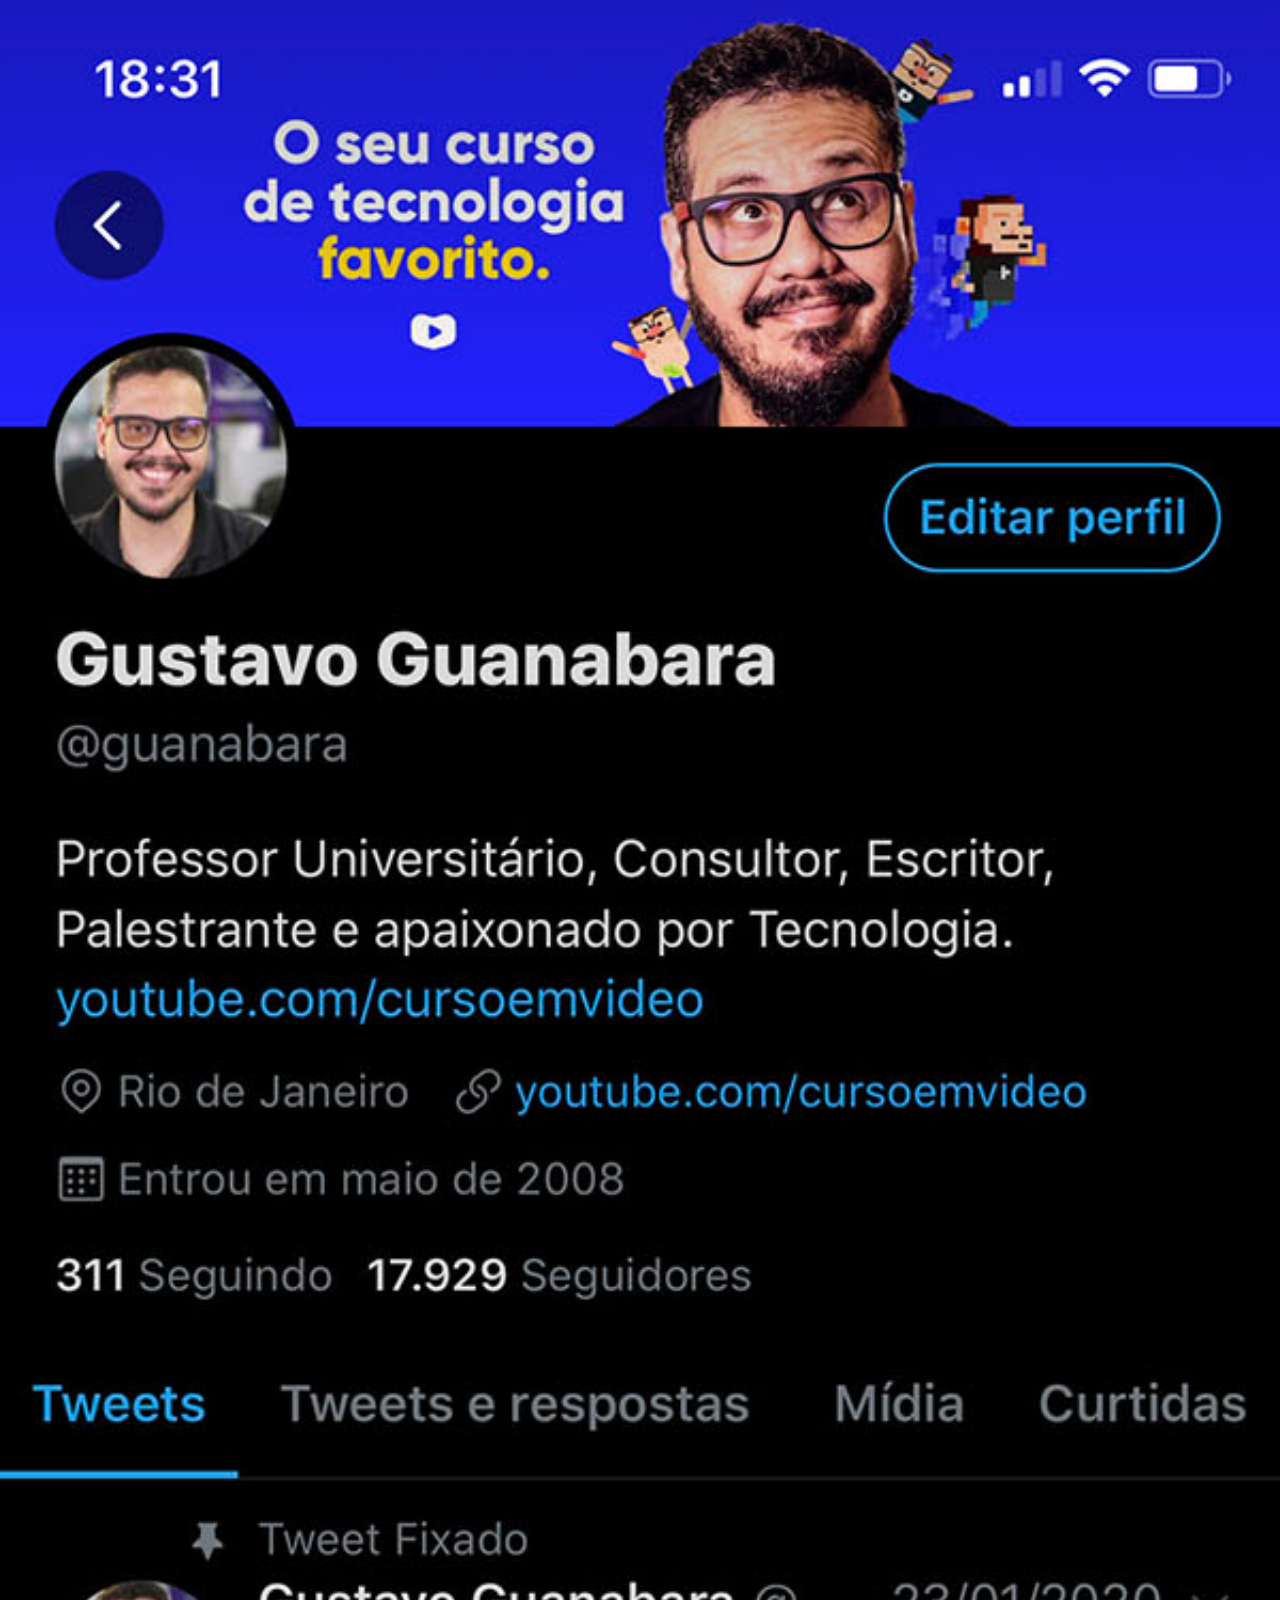
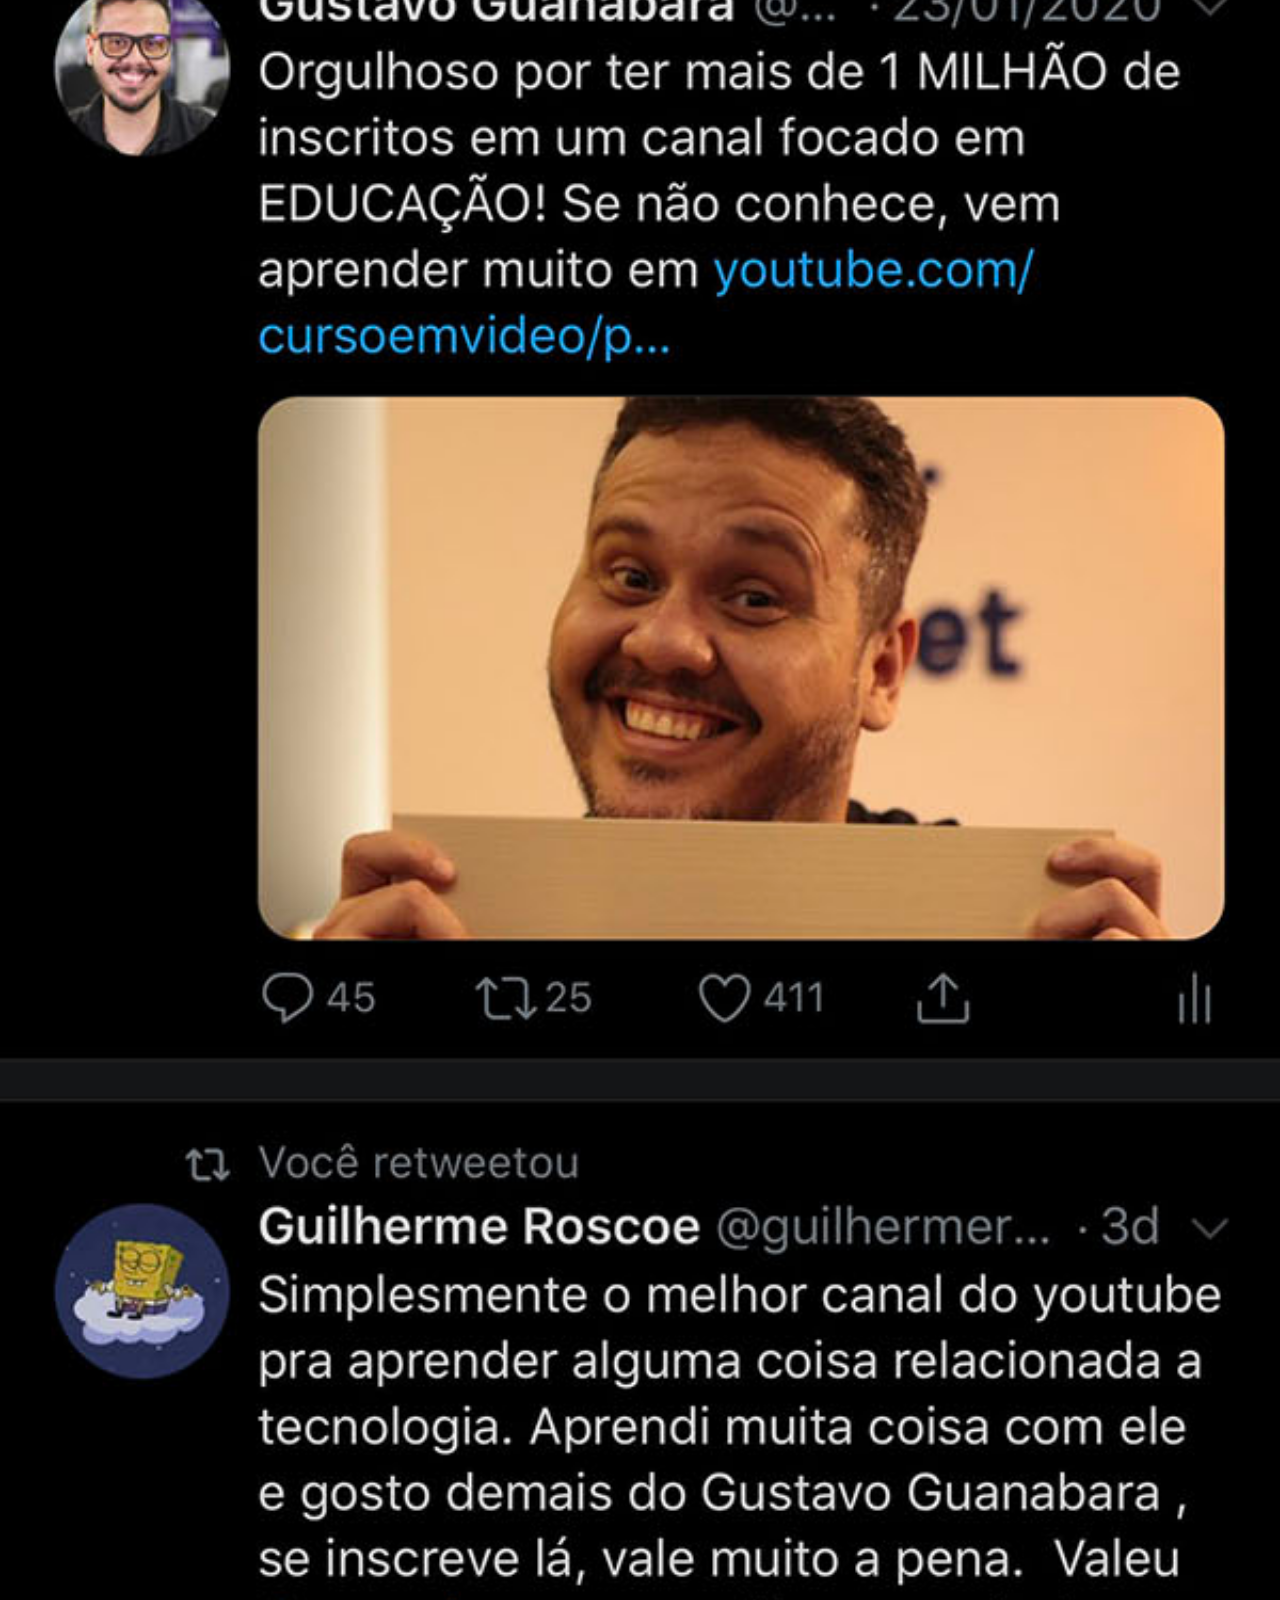
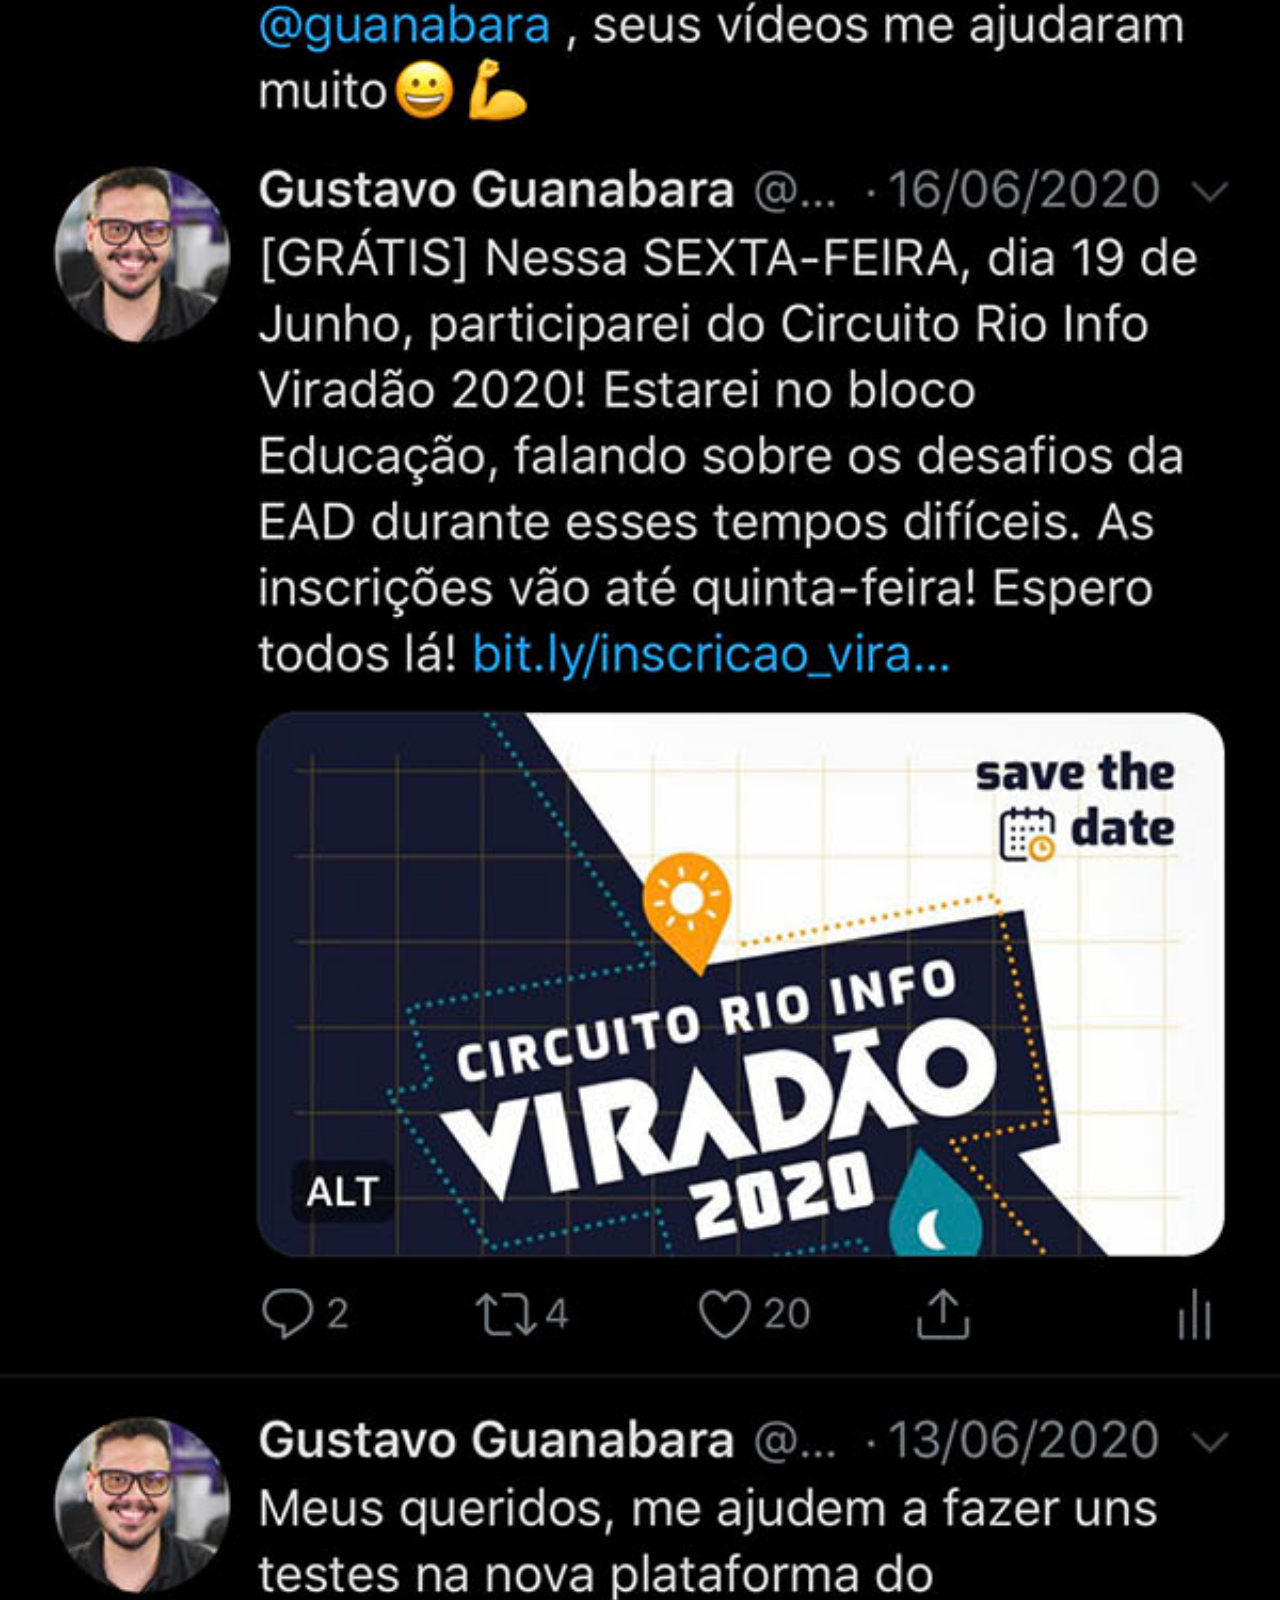
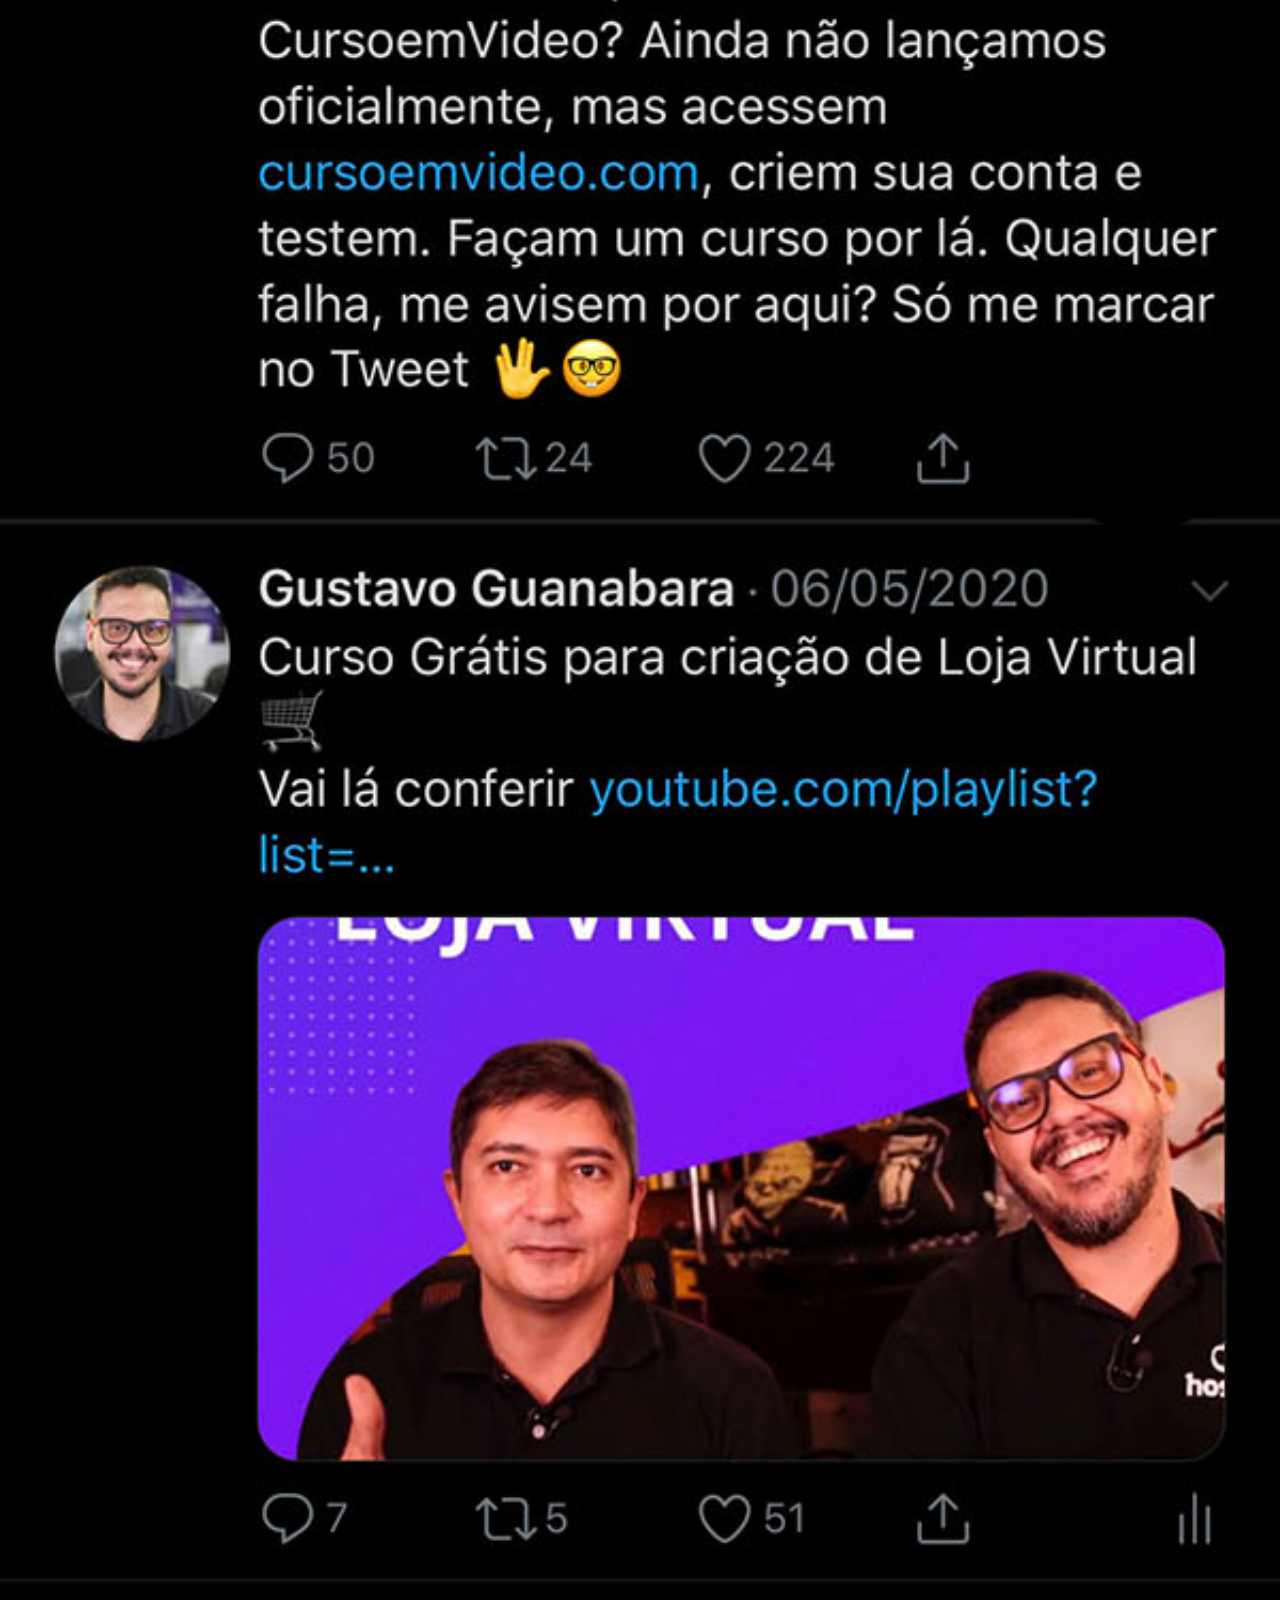
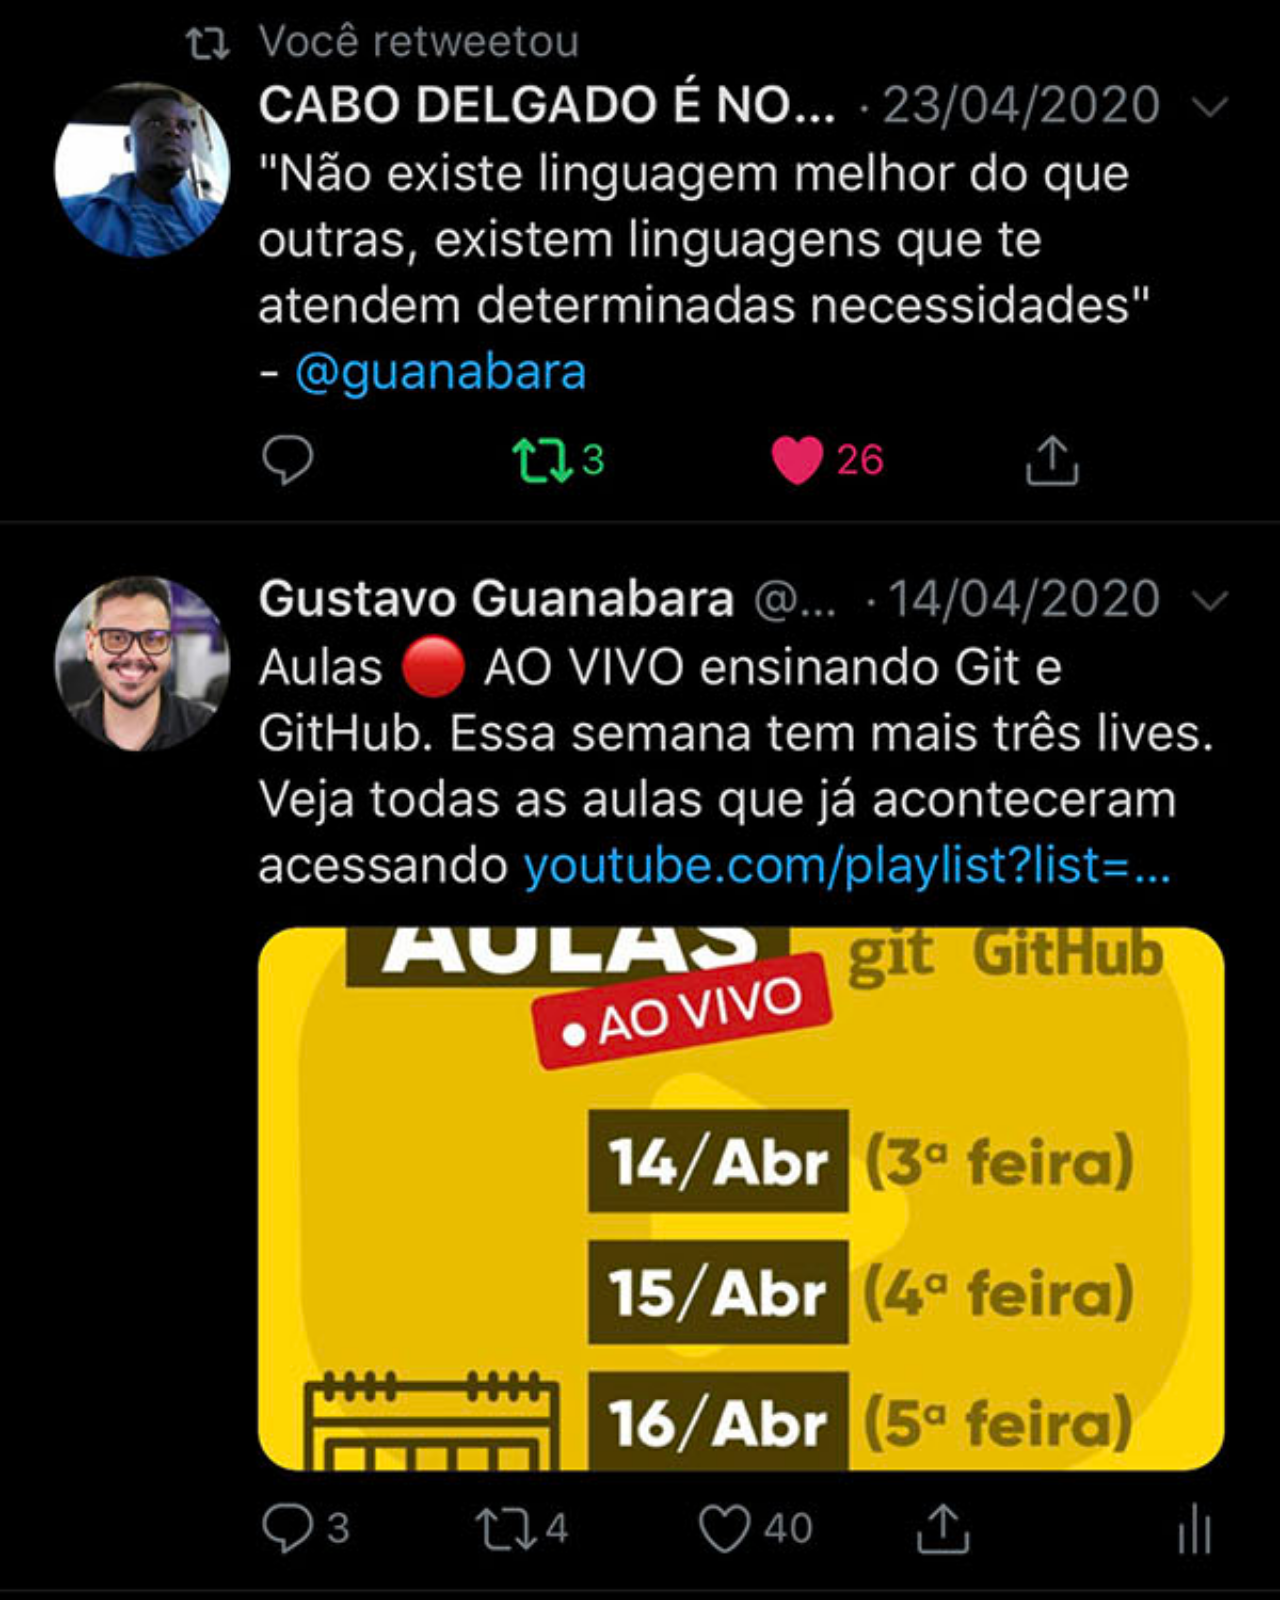
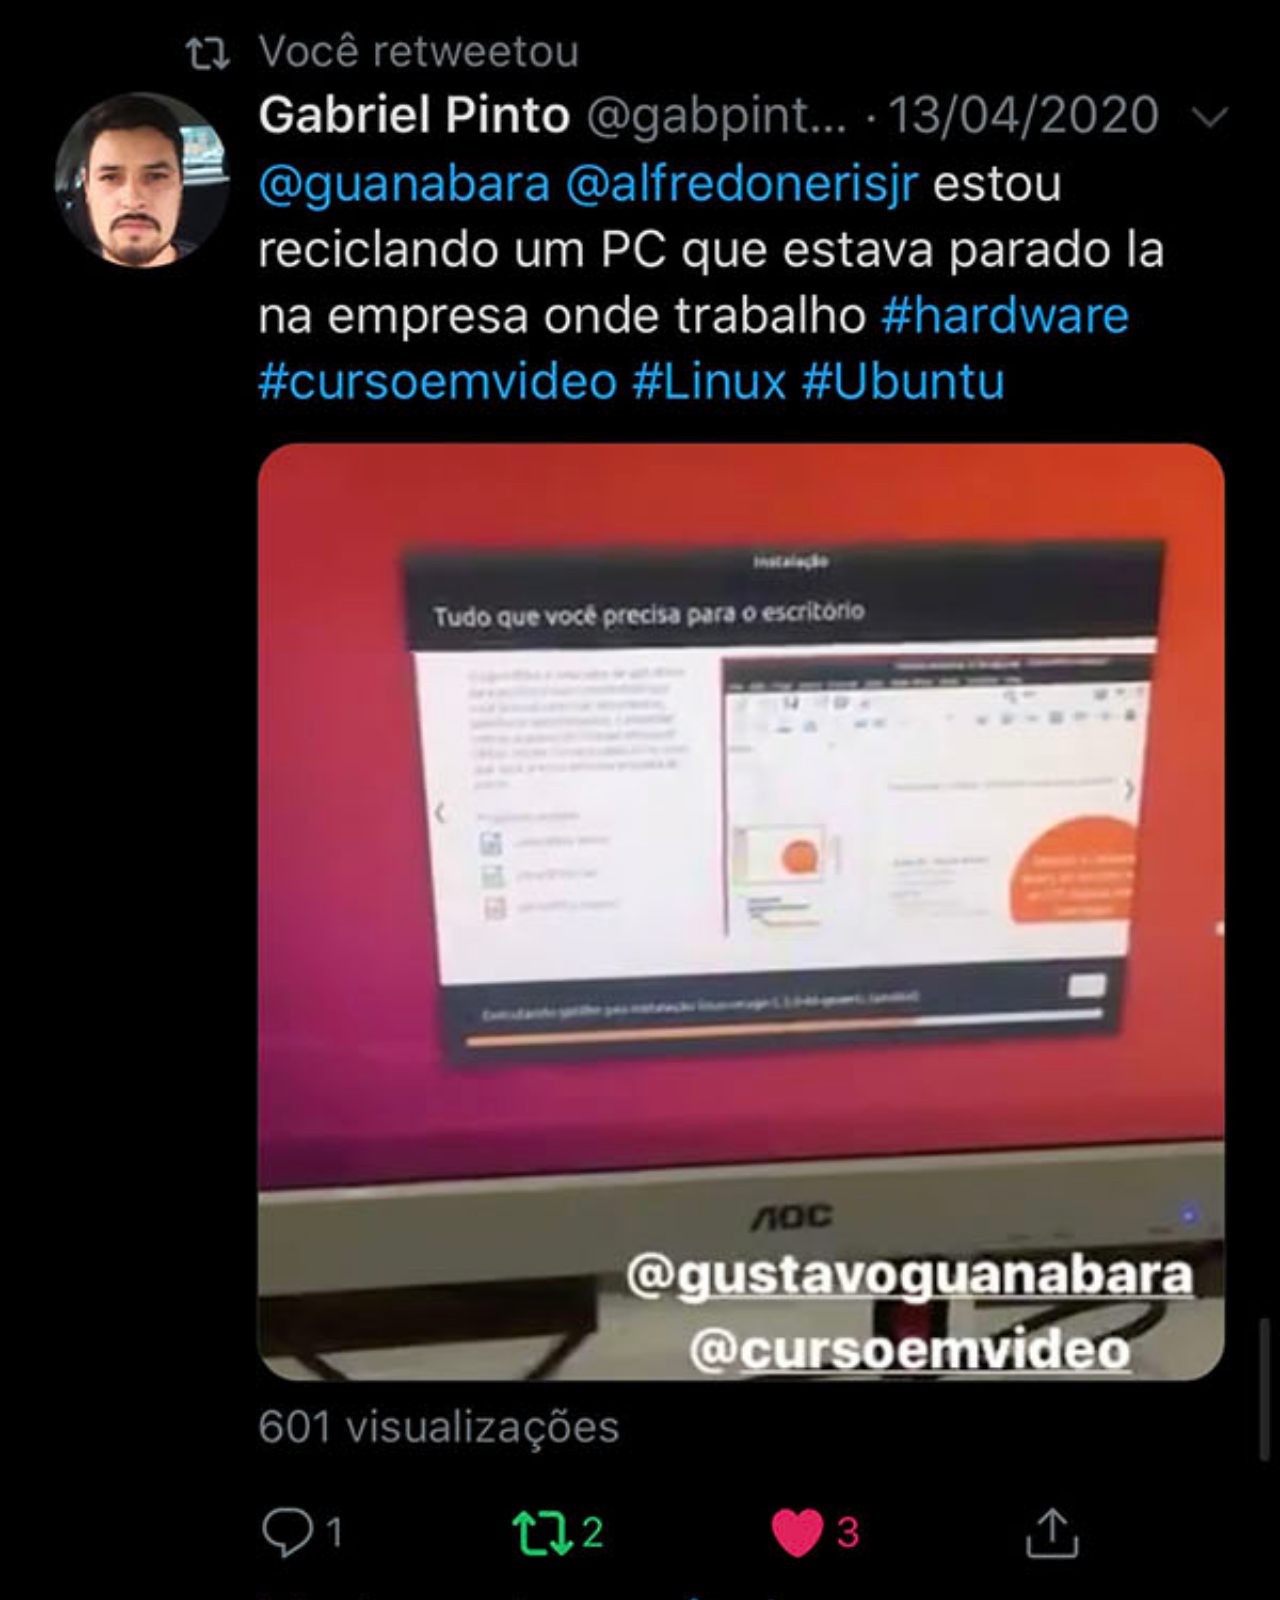
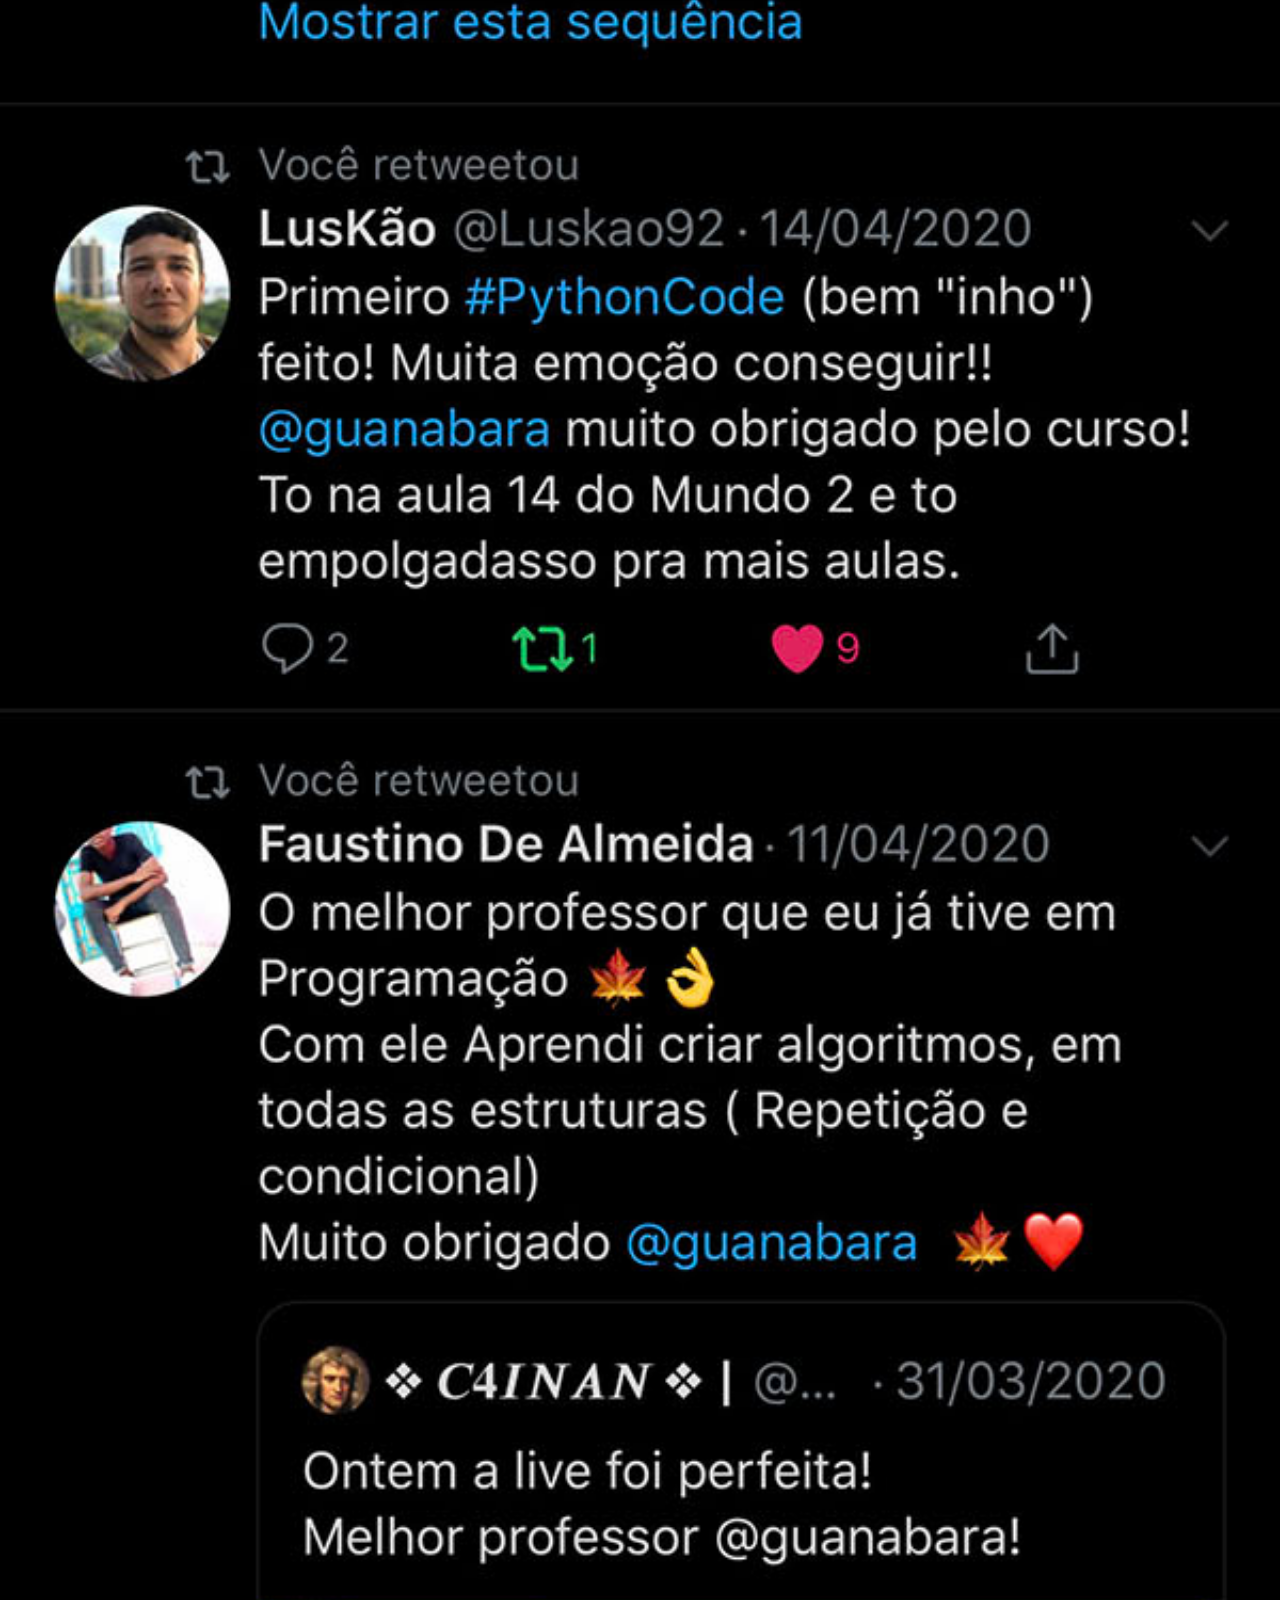
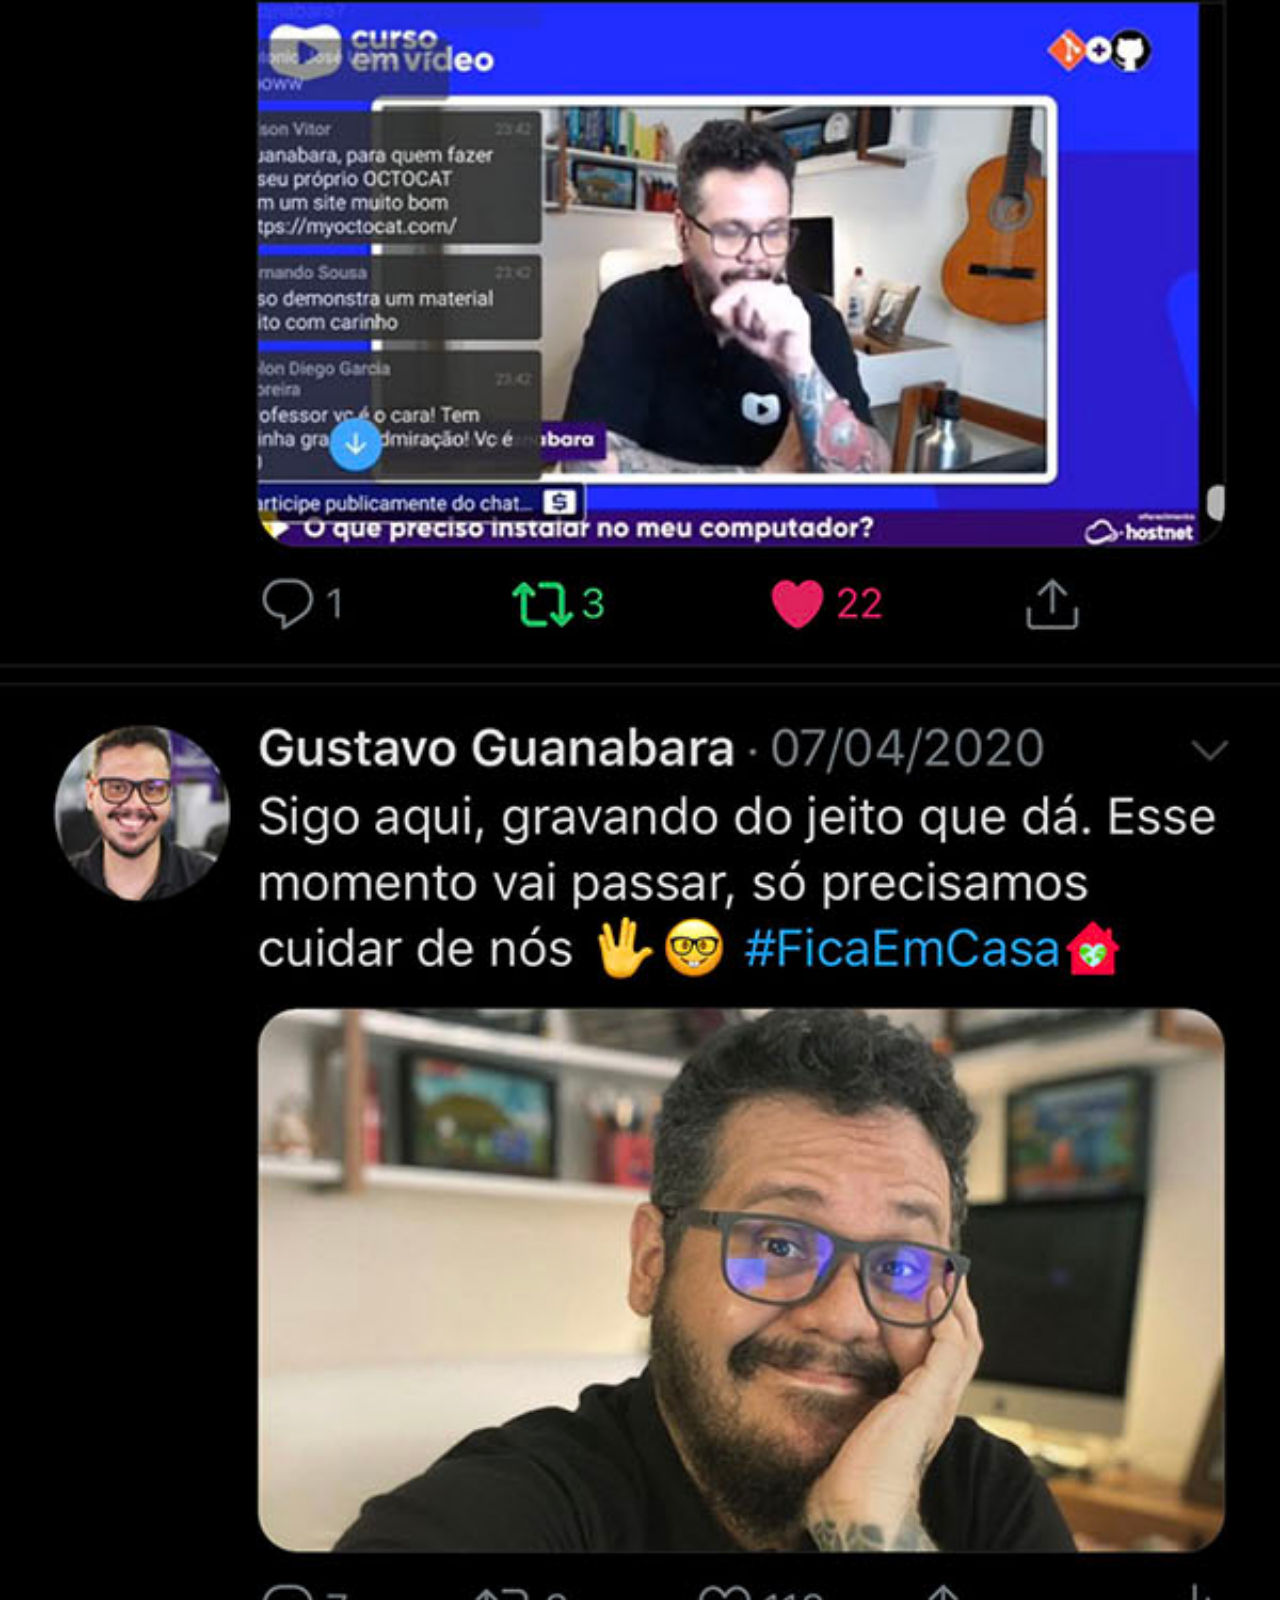
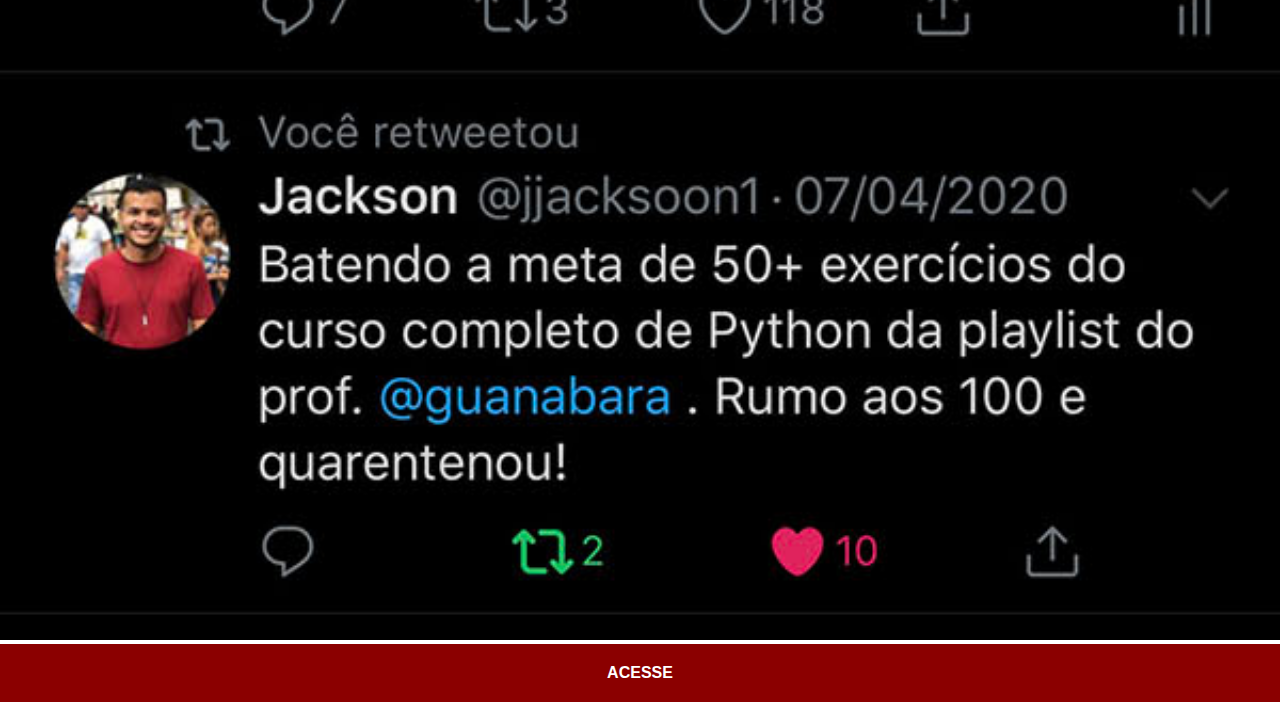
<file: twitter.html>
<!DOCTYPE html>
<html lang="pt-br">
<head>
    <meta charset="UTF-8">
    <meta name="viewport" content="width=device-width, initial-scale=1.0">
    <link rel="stylesheet" href="estilos/social.css">
    <title>X</title>
</head>
<body>
    <img src="imagens/tela-twitter.jpg" alt="">
    <a href="https://x.com/guanabara/" target="_blank">ACESSE</a>
</body>
</html>
</file>
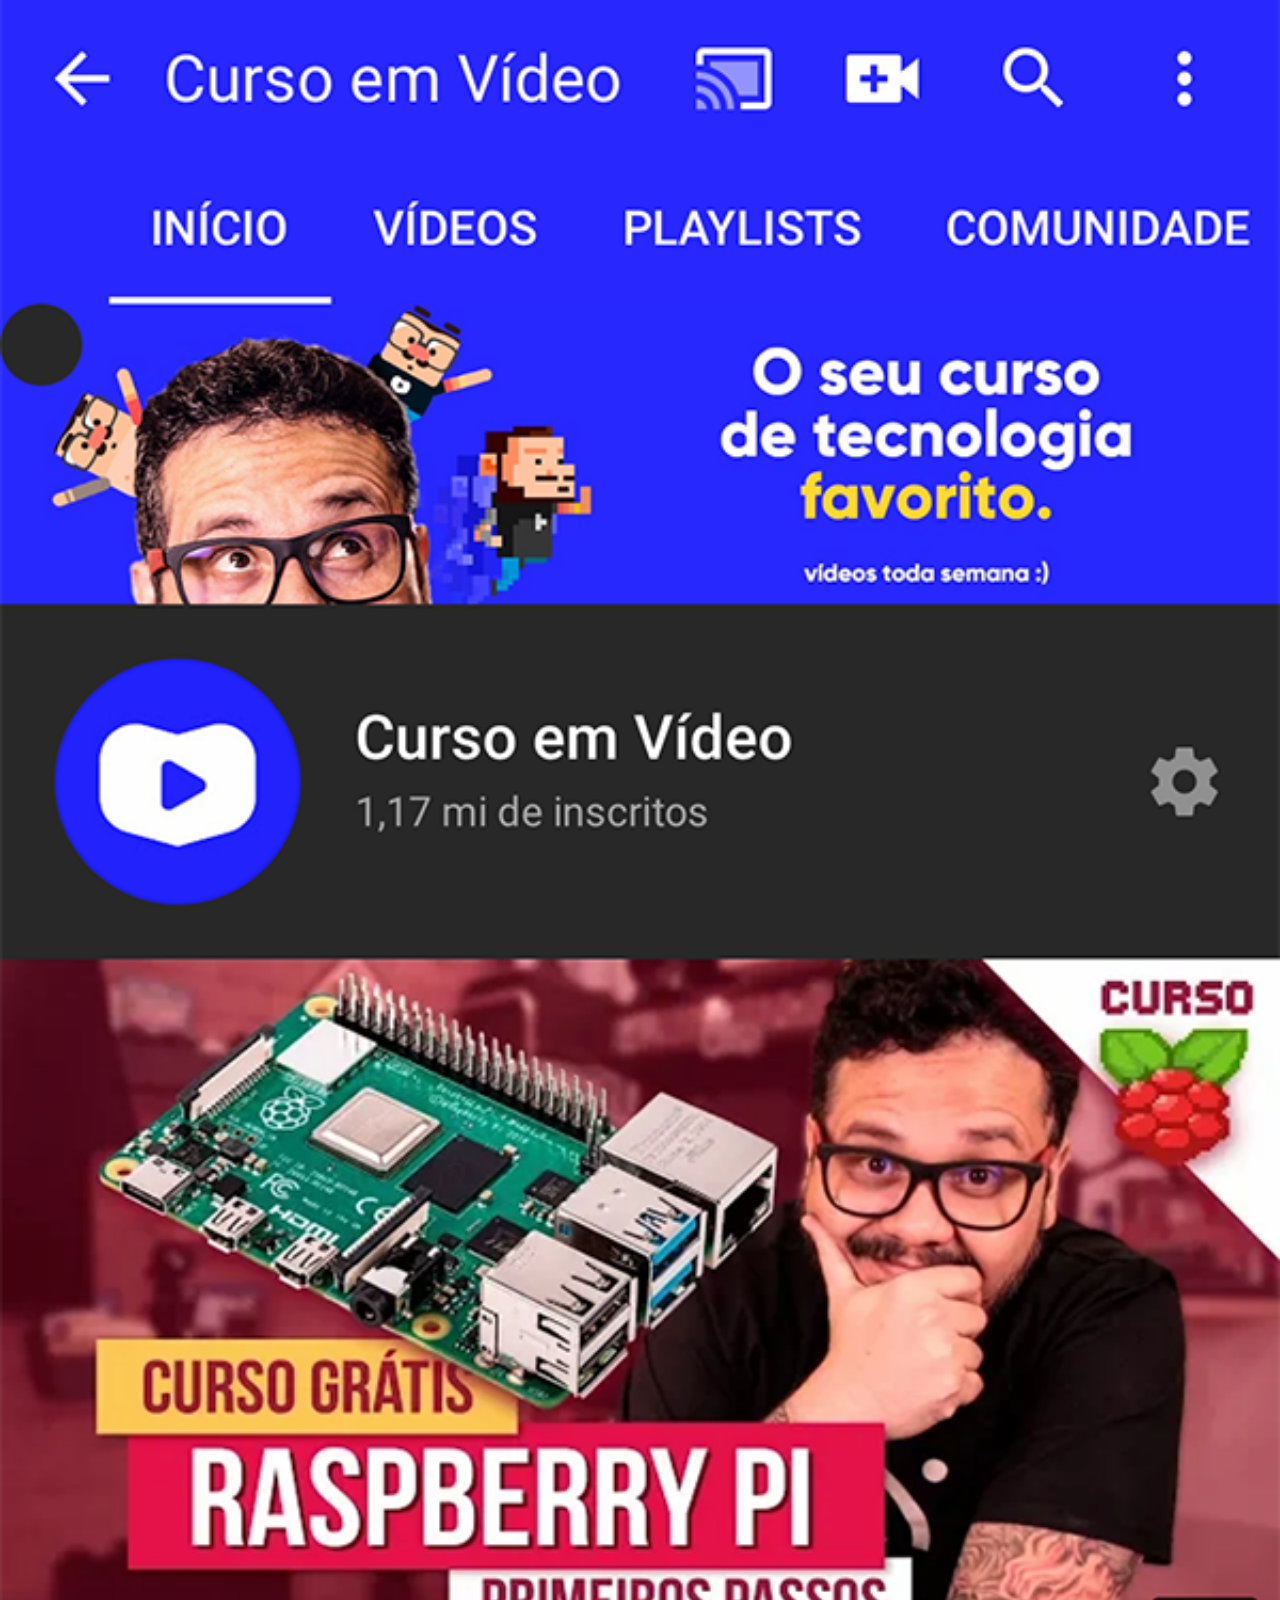
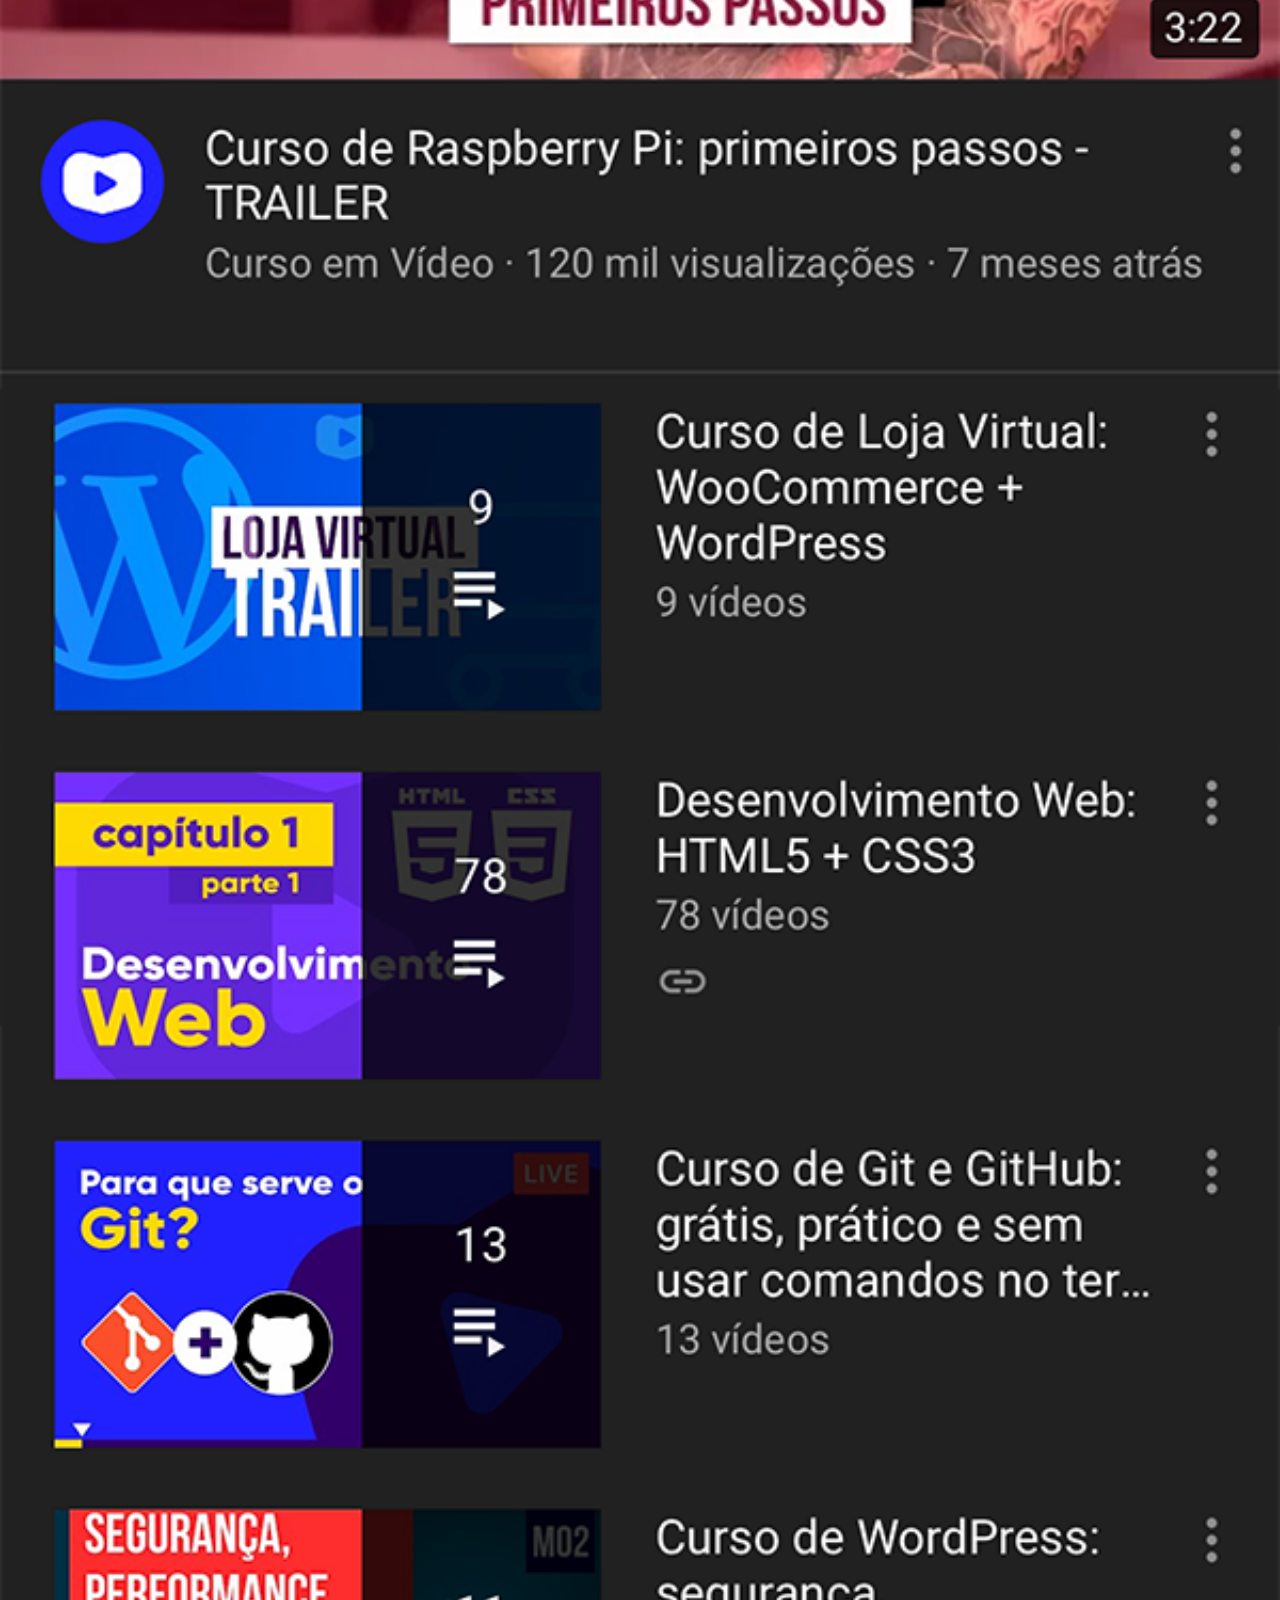
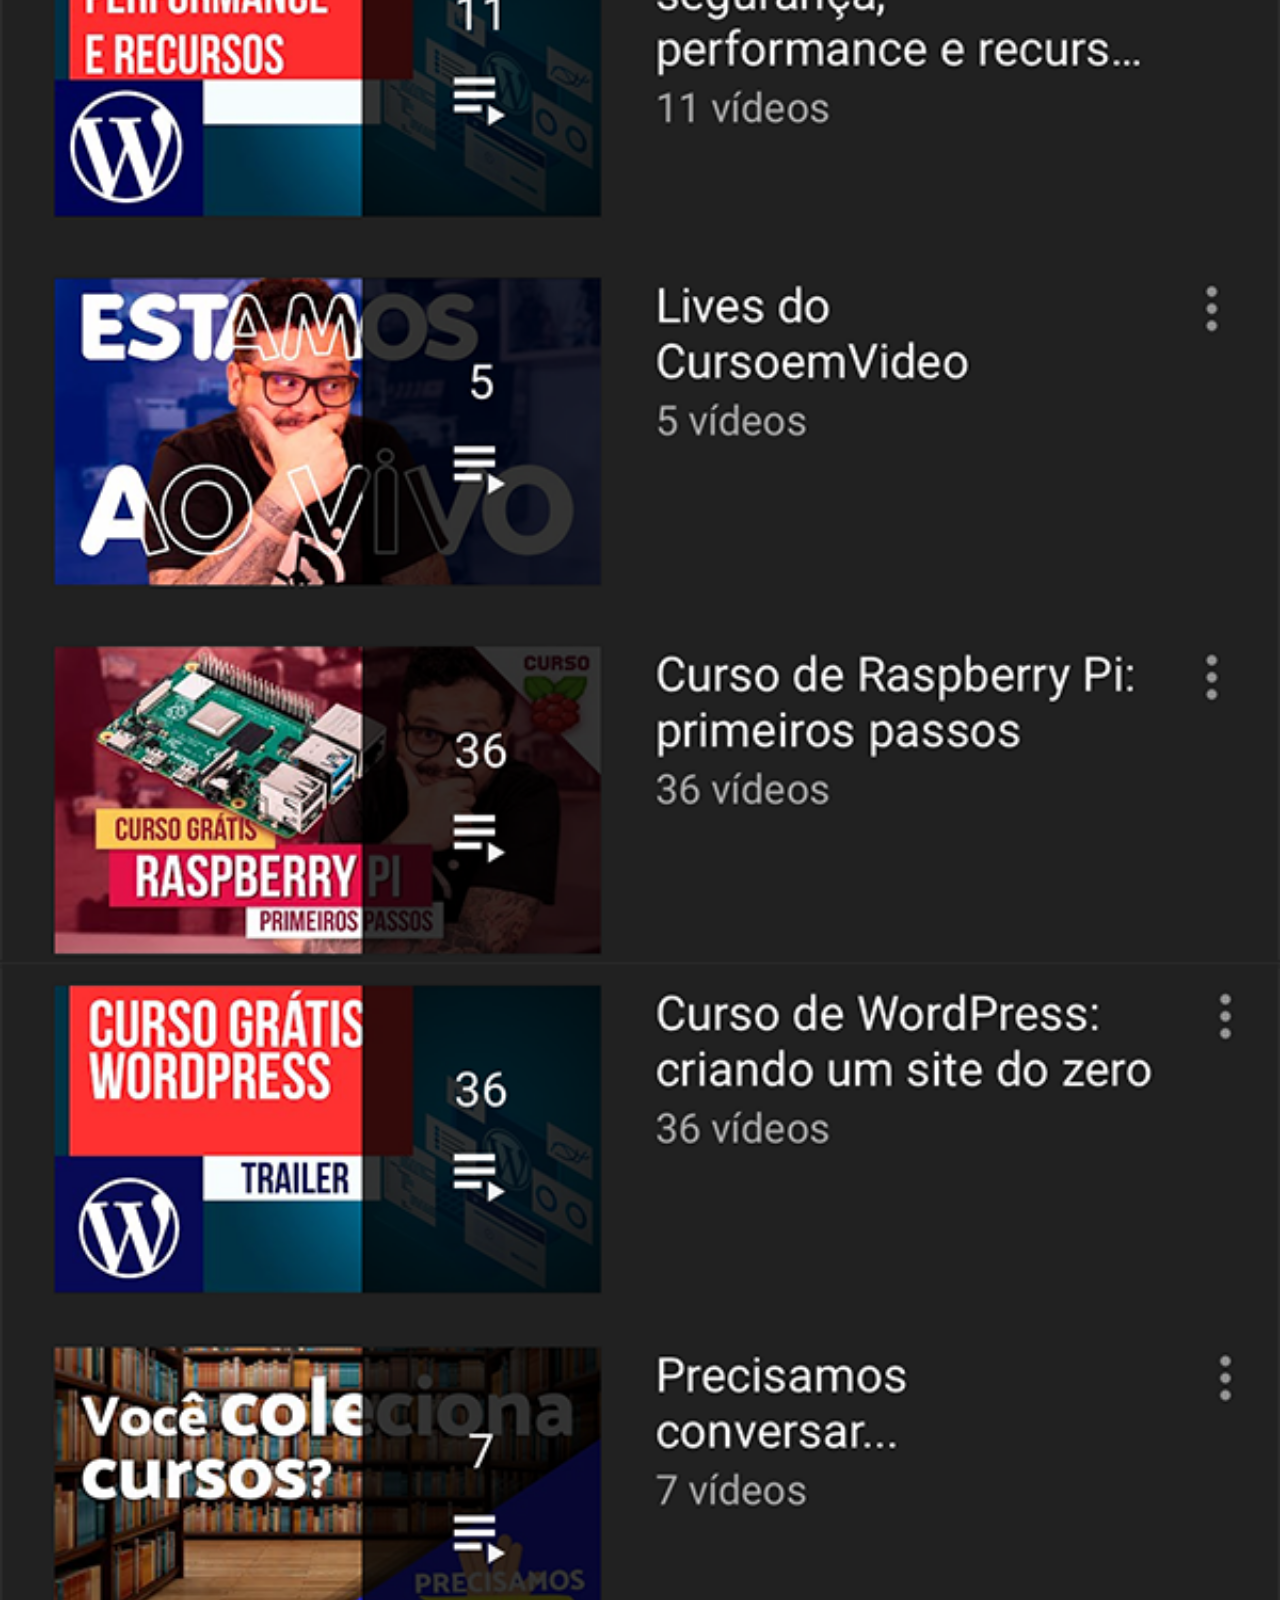
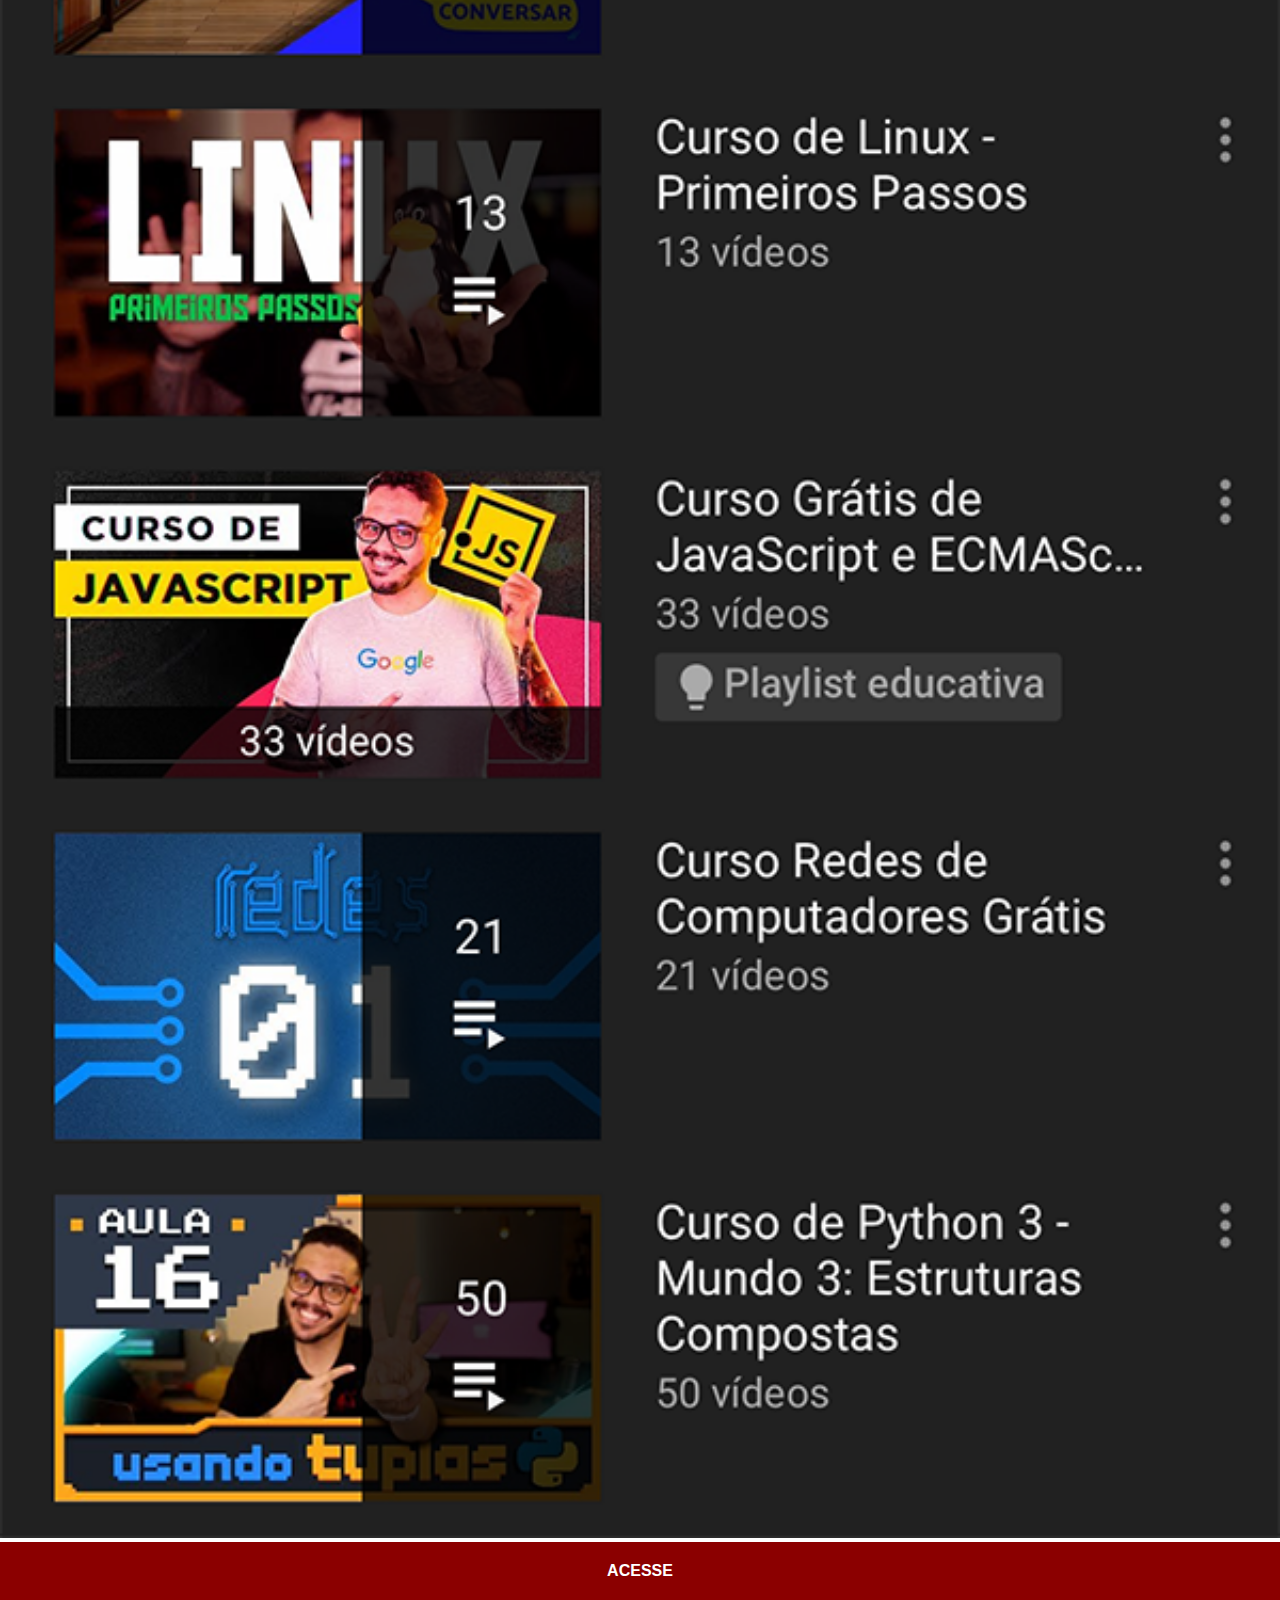
<file: youtube.html>
<!DOCTYPE html>
<html lang="pt-br">
<head>
    <meta charset="UTF-8">
    <meta name="viewport" content="width=device-width, initial-scale=1.0">
    <link rel="stylesheet" href="estilos/social.css">
    <title>Youtube</title>
</head>
<body>
    <img src="imagens/tela-youtube.png" alt="">
    <a href="https://www.youtube.com/c/CursoemV%C3%ADdeo/playlists" target="_blank">ACESSE</a>
</body>
</html>
</file>
<file: estilos/style.css>
@charset "UTF-8";
*{
    margin: 0px;
    padding: 0px;
    font-family: Arial, Helvetica, sans-serif;

}

html,body{
    height: 100vh;
    width: 100vw;
    background:url('../imagens/fundo-madeira.jpg') no-repeat top center;
    background-size: cover;
    background-attachment: fixed;
}

main{
    height: 100vh;
    position: relative;
}

section#telefone{
    height: 627px;
    width: 311px;
    position: absolute;
    top: 50%;
    left: 50%;
    transform: translate(-50%,-50%);
    background: url('../imagens/frame-iphone.png') no-repeat;
}

iframe#tela{
    position: relative;
    top: 80px ;
    left: 23px;
    height: 470px;
    width: 267px;
}
section#bt-redes{
    text-align: right;
}

section#bt-redes img{
    width: 50px;
    margin: 10px;
    border-radius: 50px;
    box-shadow: 2px 2px 5px rgba(31, 31, 31, 0.897);
    box-sizing: border-box;
}

section#bt-redes img:hover{
    width: 48px;
    border: 2px solid white;
    cursor: pointer;
}
</file>
<file: estilos/social.css>
@charset "UTF-08";
        
        *{
            margin: 0px;
            padding: 0px;
            font-family: Arial, Helvetica, sans-serif;
        }

        ::-webkit-scrollbar{
            width: 0px;
            height: 0px;
        }

        img{
            width: 100vw;
        }
        a{
            display: block;
            background-color: darkred;
            padding: 20px;
            text-align: center;
            text-decoration: none;
            color: white;
            font-weight: bolder;
        }
        
        a:hover{
            background-color: red;
        }
</file>
